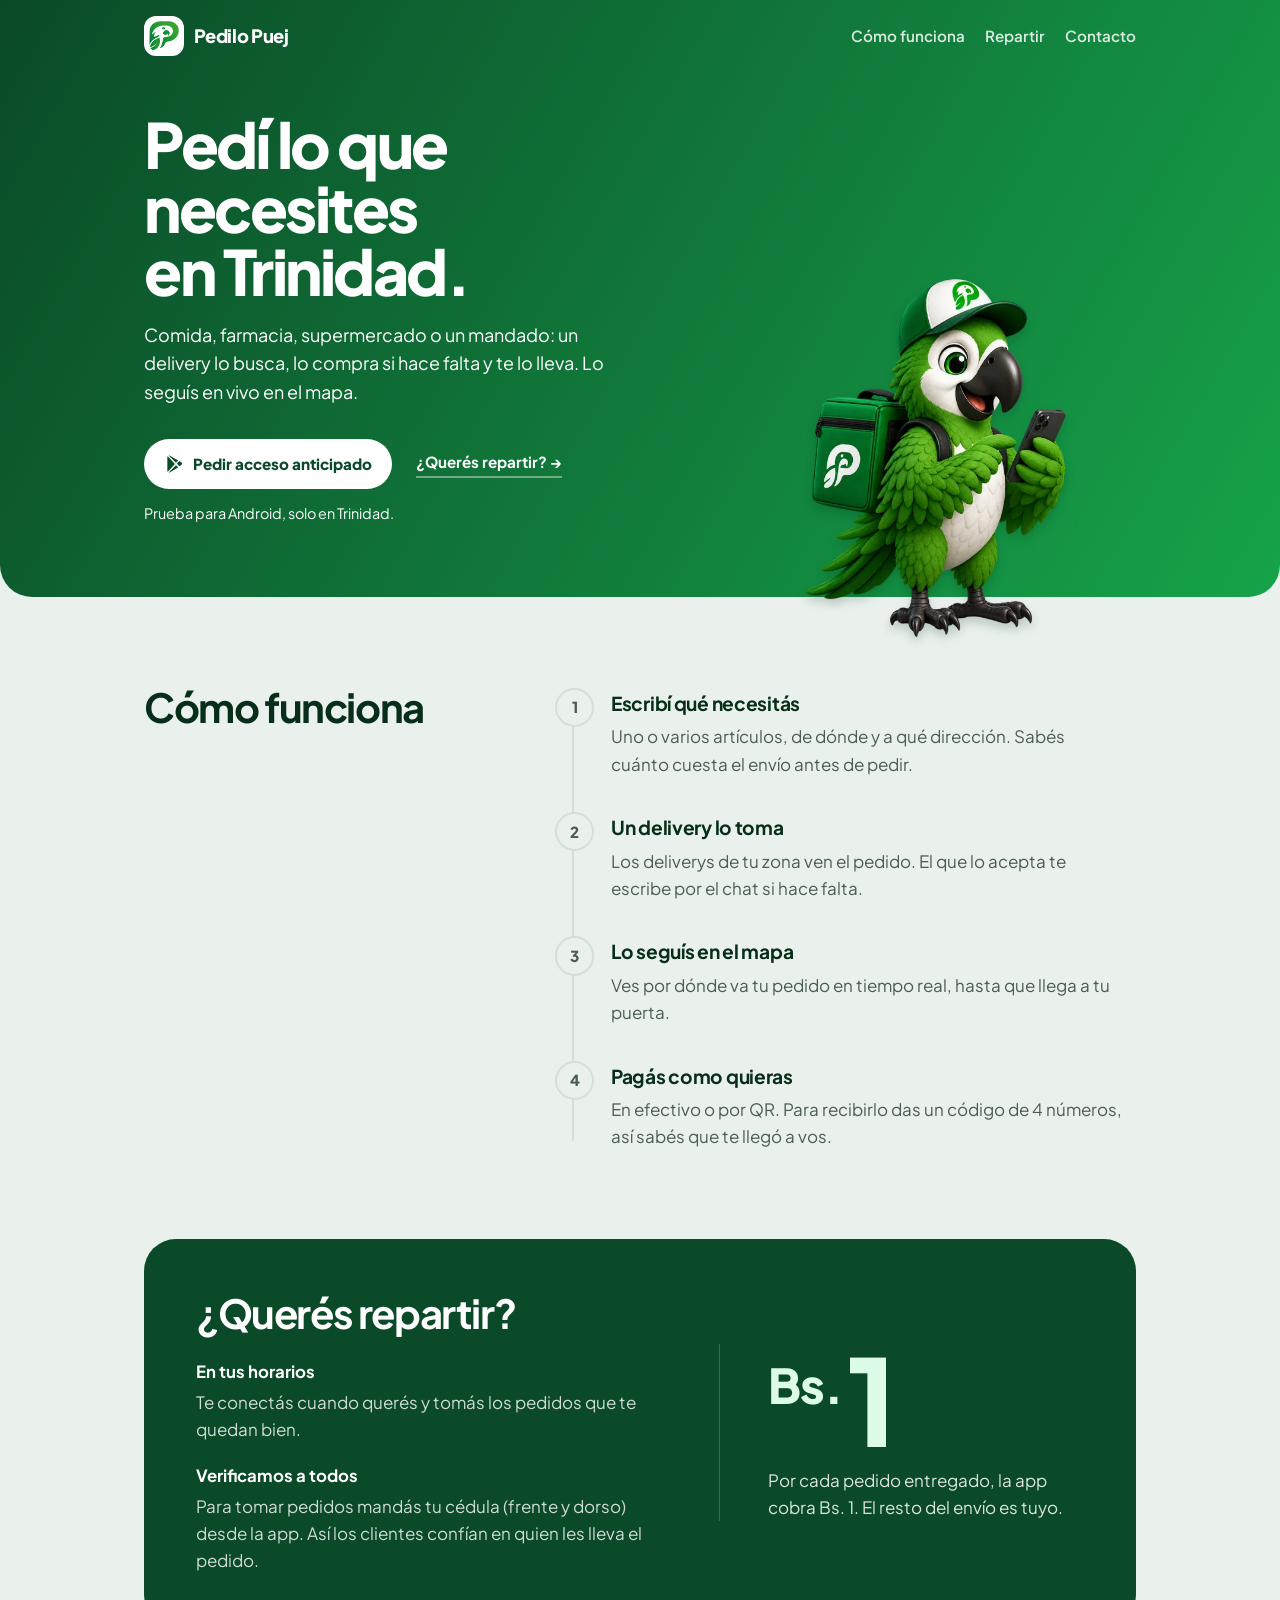
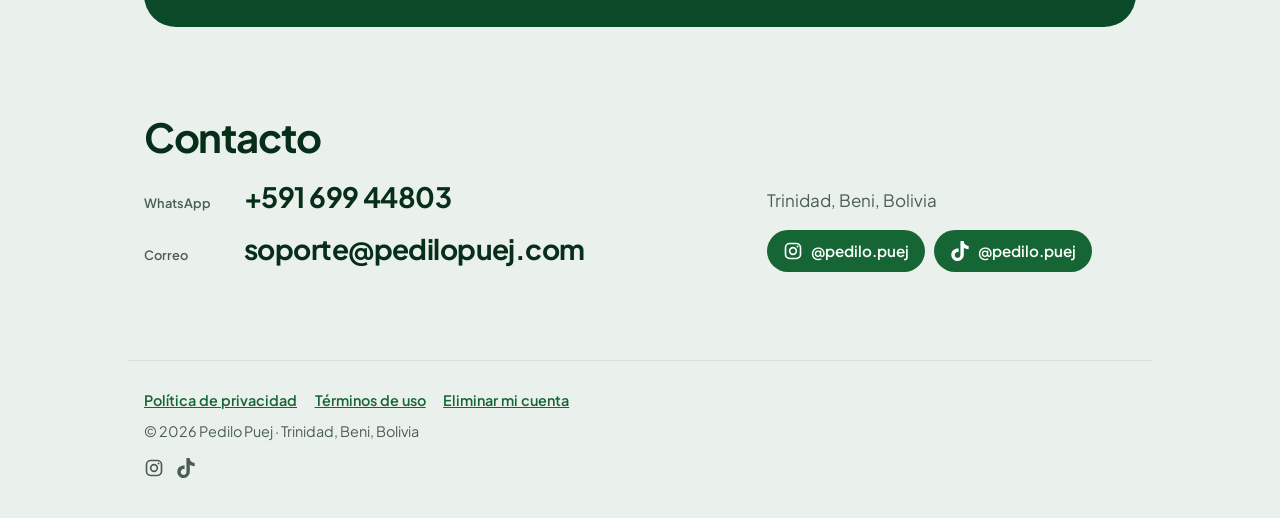
<file: index.html>
<!doctype html>
<html lang="es">
<head>
  <meta charset="utf-8">
  <meta name="viewport" content="width=device-width, initial-scale=1">
  <title>Pedilo Puej · Delivery y mandados en Trinidad</title>
  <meta name="description" content="Pedilo Puej: pedí lo que necesites en Trinidad, Beni, y seguí a tu delivery en vivo. Comida, farmacia, supermercado y mandados.">
  <link rel="icon" href="/assets/favicon.png">
  <link rel="preconnect" href="https://fonts.googleapis.com">
  <link rel="preconnect" href="https://fonts.gstatic.com" crossorigin>
  <link rel="stylesheet" href="https://fonts.googleapis.com/css2?family=Plus+Jakarta+Sans:wght@400;600;700;800&display=swap">
  <link rel="stylesheet" href="/assets/styles.css?v=3">
  <script>document.documentElement.classList.add("js");</script>
</head>
<body>
  <header class="top">
    <div class="wrap">
      <nav class="nav">
        <a class="brand" href="/"><img src="/assets/logo.png" alt="" width="40" height="40">Pedilo Puej</a>
        <div class="nav-links">
          <a class="hide-sm" href="#como-funciona">Cómo funciona</a>
          <a href="#repartir">Repartir</a>
          <a href="#contacto">Contacto</a>
        </div>
      </nav>
      <div class="hero">
        <div class="hero-copy">
          <h1>Pedí lo que necesites en Trinidad.</h1>
          <p>Comida, farmacia, supermercado o un mandado: un delivery lo busca, lo compra si hace falta y te lo lleva. Lo seguís en vivo en el mapa.</p>
          <div class="hero-meta">
            <a class="access" href="https://forms.gle/LLeDoTN29EAHFGCw7" target="_blank" rel="noopener"><svg viewBox="0 0 24 24" width="20" height="20" aria-hidden="true" fill="currentColor"><path d="M4.5 2.8c-.3.3-.5.8-.5 1.4v15.6c0 .6.2 1.1.5 1.4l8.6-9.2-8.6-9.2zm9.9 7.8 2.6-2.8L6.6 1.9c-.4-.2-.8-.3-1.1-.2l8.9 8.9zm0 2.8-8.9 8.9c.3.1.7 0 1.1-.2l10.4-5.9-2.6-2.8zm6.4-3.6-2.4-1.4-2.9 3.1 2.9 3.1 2.4-1.4c1-.6 1-2.8 0-3.4z"/></svg>Pedir acceso anticipado</a>
            <a class="link-arrow" href="#repartir">¿Querés repartir? <span aria-hidden="true">→</span></a>
          </div>
          <p class="access-note">Prueba para Android, solo en Trinidad.</p>
        </div>
        <div class="hero-art">
          <img src="/assets/loro.webp" alt="El loro de Pedilo Puej con gorra y mochila de delivery, mirando su celular" width="320" height="320">
        </div>
      </div>
    </div>
  </header>

  <main class="wrap">
    <section id="como-funciona" class="how">
      <h2>Cómo funciona</h2>
      <ol class="flow">
        <li>
          <h3>Escribí qué necesitás</h3>
          <p>Uno o varios artículos, de dónde y a qué dirección. Sabés cuánto cuesta el envío antes de pedir.</p>
        </li>
        <li>
          <h3>Un delivery lo toma</h3>
          <p>Los deliverys de tu zona ven el pedido. El que lo acepta te escribe por el chat si hace falta.</p>
        </li>
        <li>
          <h3>Lo seguís en el mapa</h3>
          <p>Ves por dónde va tu pedido en tiempo real, hasta que llega a tu puerta.</p>
        </li>
        <li>
          <h3>Pagás como quieras</h3>
          <p>En efectivo o por QR. Para recibirlo das un código de 4 números, así sabés que te llegó a vos.</p>
        </li>
      </ol>
    </section>

    <section id="repartir" class="ride reveal">
      <div>
        <h2>¿Querés repartir?</h2>
        <div class="ride-points">
          <div>
            <h3>En tus horarios</h3>
            <p>Te conectás cuando querés y tomás los pedidos que te quedan bien.</p>
          </div>
          <div>
            <h3>Verificamos a todos</h3>
            <p>Para tomar pedidos mandás tu cédula (frente y dorso) desde la app. Así los clientes confían en quien les lleva el pedido.</p>
          </div>
        </div>
      </div>
      <div class="fee">
        <span class="fee-n"><small>Bs.</small>1</span>
        <p>Por cada pedido entregado, la app cobra Bs. 1. El resto del envío es tuyo.</p>
      </div>
    </section>

    <section id="contacto" class="reveal">
      <h2>Contacto</h2>
      <div class="reach">
        <div class="reach-links">
          <a href="https://wa.me/59169944803"><small>WhatsApp</small>+591 699 44803</a>
          <a href="mailto:soporte@pedilopuej.com"><small>Correo</small>soporte@pedilopuej.com</a>
        </div>
        <div class="reach-aside">
          <p>Trinidad, Beni, Bolivia</p>
          <div class="social">
            <a href="https://www.instagram.com/pedilo.puej/" target="_blank" rel="noopener" aria-label="@pedilo.puej en Instagram"><svg viewBox="0 0 24 24" width="20" height="20" aria-hidden="true" fill="none" stroke="currentColor" stroke-width="2"><rect x="3" y="3" width="18" height="18" rx="5"/><circle cx="12" cy="12" r="4"/><circle cx="17.5" cy="6.5" r="1.2" fill="currentColor" stroke="none"/></svg>@pedilo.puej</a>
            <a href="https://www.tiktok.com/@pedilo.puej" target="_blank" rel="noopener" aria-label="@pedilo.puej en TikTok"><svg viewBox="0 0 24 24" width="20" height="20" aria-hidden="true" fill="currentColor"><path d="M12.525.02c1.31-.02 2.61-.01 3.91-.02.08 1.53.63 3.09 1.75 4.17 1.12 1.11 2.7 1.62 4.24 1.79v4.03c-1.44-.05-2.89-.35-4.2-.97-.57-.26-1.1-.59-1.62-.93-.01 2.92.01 5.84-.02 8.75-.08 1.4-.54 2.79-1.35 3.94-1.31 1.92-3.58 3.17-5.91 3.21-1.43.08-2.86-.31-4.08-1.030-2.02-1.19-3.44-3.37-3.65-5.71-.02-.5-.03-1-.01-1.49.18-1.9 1.12-3.72 2.58-4.96 1.66-1.44 3.98-2.130 6.15-1.72.02 1.48-.04 2.96-.04 4.44-.99-.32-2.15-.23-3.02.37-.63.41-1.11 1.04-1.36 1.75-.21.51-.15 1.07-.14 1.61.24 1.64 1.82 3.02 3.5 2.87 1.12-.01 2.19-.66 2.77-1.61.19-.33.4-.67.41-1.06.1-1.79.06-3.57.07-5.36.01-4.03-.01-8.05.02-12.07z"/></svg>@pedilo.puej</a>
          </div>
        </div>
      </div>
    </section>
  </main>

  <footer class="wrap">
    <div class="links">
      <a href="/privacidad/">Política de privacidad</a>
      <a href="/terminos/">Términos de uso</a>
      <a href="/eliminar-cuenta/">Eliminar mi cuenta</a>
    </div>
    <div>© 2026 Pedilo Puej · Trinidad, Beni, Bolivia</div>
    <div class="footer-social">
      <a href="https://www.instagram.com/pedilo.puej/" target="_blank" rel="noopener" aria-label="Instagram de Pedilo Puej"><svg viewBox="0 0 24 24" width="20" height="20" aria-hidden="true" fill="none" stroke="currentColor" stroke-width="2"><rect x="3" y="3" width="18" height="18" rx="5"/><circle cx="12" cy="12" r="4"/><circle cx="17.5" cy="6.5" r="1.2" fill="currentColor" stroke="none"/></svg></a>
      <a href="https://www.tiktok.com/@pedilo.puej" target="_blank" rel="noopener" aria-label="TikTok de Pedilo Puej"><svg viewBox="0 0 24 24" width="20" height="20" aria-hidden="true" fill="currentColor"><path d="M12.525.02c1.31-.02 2.61-.01 3.91-.02.08 1.53.63 3.09 1.75 4.17 1.12 1.11 2.7 1.62 4.24 1.79v4.03c-1.44-.05-2.89-.35-4.2-.97-.57-.26-1.1-.59-1.62-.93-.01 2.92.01 5.84-.02 8.75-.08 1.4-.54 2.79-1.35 3.94-1.31 1.92-3.58 3.17-5.91 3.21-1.43.08-2.86-.31-4.08-1.030-2.02-1.19-3.44-3.37-3.65-5.71-.02-.5-.03-1-.01-1.49.18-1.9 1.12-3.72 2.58-4.96 1.66-1.44 3.98-2.130 6.15-1.72.02 1.48-.04 2.96-.04 4.44-.99-.32-2.15-.23-3.02.37-.63.41-1.11 1.04-1.36 1.75-.21.51-.15 1.07-.14 1.61.24 1.64 1.82 3.02 3.5 2.87 1.12-.01 2.19-.66 2.77-1.61.19-.33.4-.67.41-1.06.1-1.79.06-3.57.07-5.36.01-4.03-.01-8.05.02-12.07z"/></svg></a>
    </div>
  </footer>
  <script>
    // Aparición de secciones al hacer scroll.
    var items = document.querySelectorAll(".reveal");
    if ("IntersectionObserver" in window) {
      var io = new IntersectionObserver(function (entries) {
        entries.forEach(function (e) {
          if (e.isIntersecting) { e.target.classList.add("in"); io.unobserve(e.target); }
        });
      }, { threshold: 0.2 });
      items.forEach(function (el) { io.observe(el); });
    } else {
      items.forEach(function (el) { el.classList.add("in"); });
    }

    // La línea de "Cómo funciona" avanza con el scroll y marca cada paso.
    var flow = document.querySelector(".flow");
    var steps = flow.querySelectorAll("li");
    var ticking = false;
    function update() {
      var mark = window.innerHeight * 0.6;
      var r = flow.getBoundingClientRect();
      var p = Math.min(1, Math.max(0, (mark - r.top) / r.height));
      flow.style.setProperty("--progress", p.toFixed(3));
      steps.forEach(function (li) { li.classList.toggle("done", li.getBoundingClientRect().top < mark); });
      ticking = false;
    }
    window.addEventListener("scroll", function () {
      if (!ticking) { ticking = true; requestAnimationFrame(update); }
    }, { passive: true });
    update();
  </script>
</body>
</html>
</file>
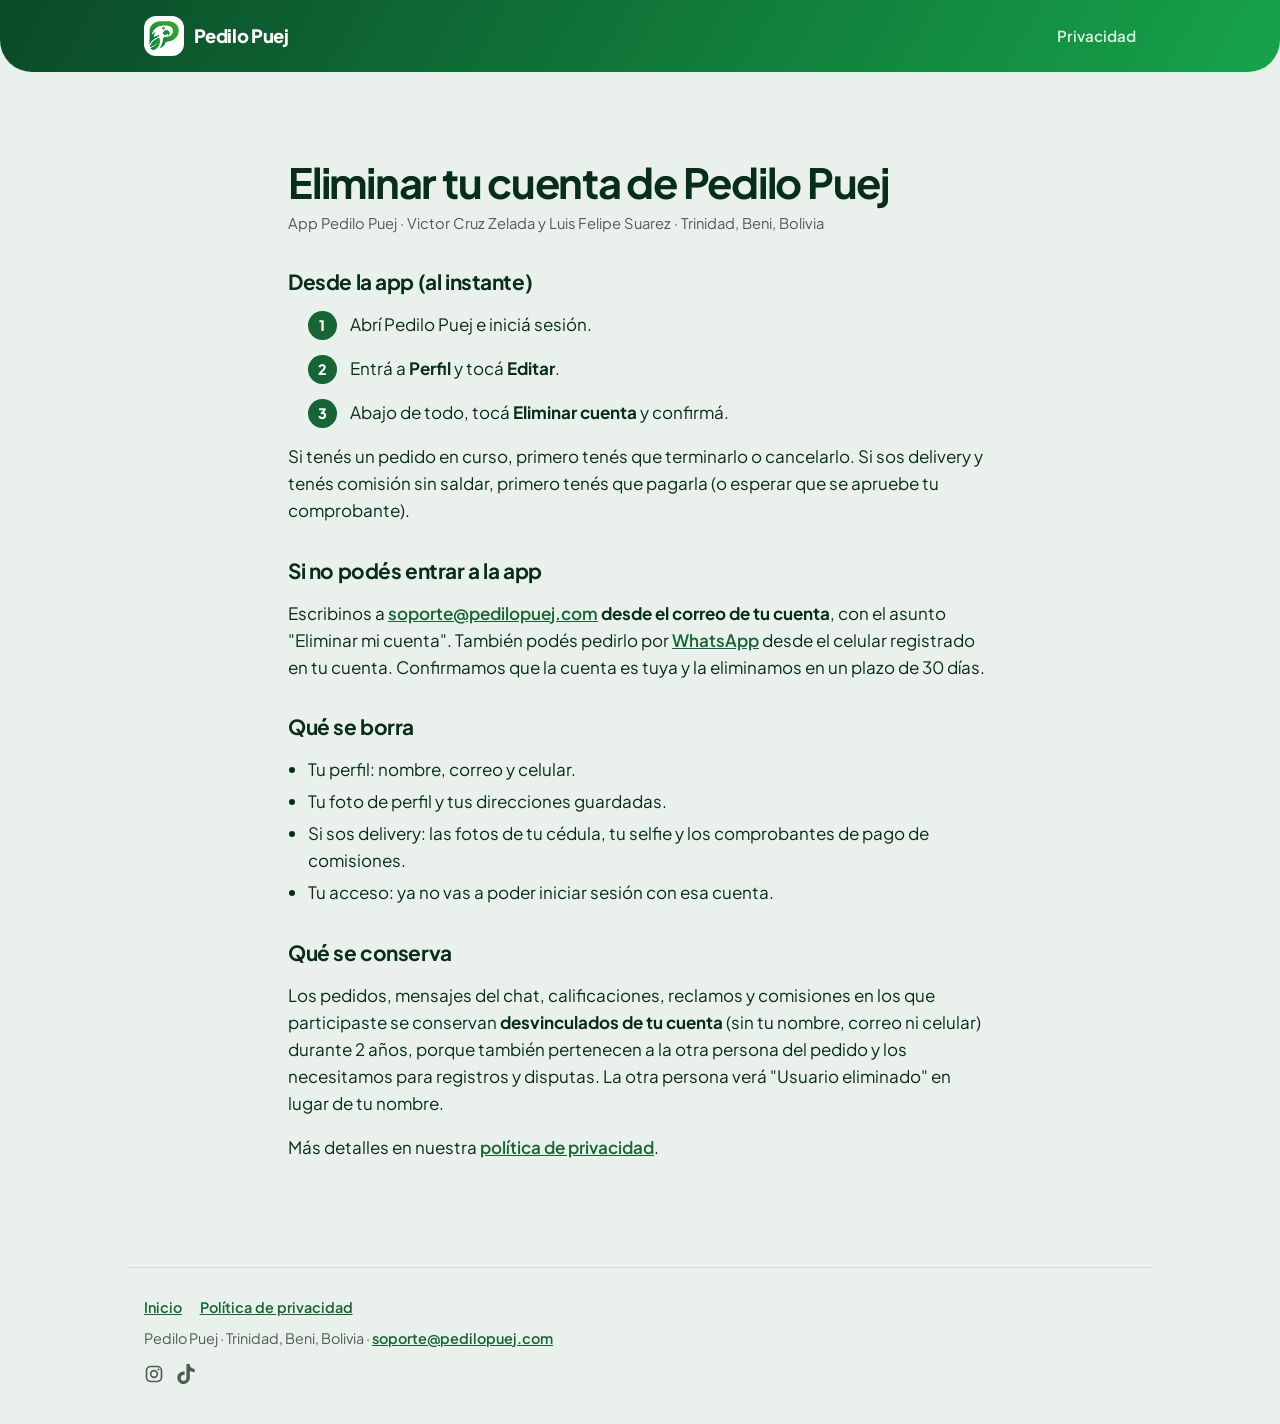
<file: eliminar-cuenta/index.html>
<!doctype html>
<html lang="es">
<head>
  <meta charset="utf-8">
  <meta name="viewport" content="width=device-width, initial-scale=1">
  <title>Eliminar tu cuenta · Pedilo Puej</title>
  <meta name="description" content="Cómo eliminar tu cuenta de Pedilo Puej y qué datos se borran.">
  <link rel="icon" href="/assets/favicon.png">
  <link rel="preconnect" href="https://fonts.googleapis.com">
  <link rel="preconnect" href="https://fonts.gstatic.com" crossorigin>
  <link rel="stylesheet" href="https://fonts.googleapis.com/css2?family=Plus+Jakarta+Sans:wght@400;600;700;800&display=swap">
  <link rel="stylesheet" href="/assets/styles.css?v=3">
</head>
<body>
  <header class="top">
    <div class="wrap">
      <nav class="nav">
        <a class="brand" href="/"><img src="/assets/logo.png" alt="" width="40" height="40">Pedilo Puej</a>
        <div class="nav-links">
          <a href="/privacidad/">Privacidad</a>
        </div>
      </nav>
    </div>
  </header>

  <main class="wrap">
    <article class="doc">
      <h1>Eliminar tu cuenta de Pedilo Puej</h1>
      <p class="meta">App Pedilo Puej · Victor Cruz Zelada y Luis Felipe Suarez · Trinidad, Beni, Bolivia</p>

      <h2>Desde la app (al instante)</h2>
      <ol class="steps">
        <li>Abrí Pedilo Puej e iniciá sesión.</li>
        <li>Entrá a <strong>Perfil</strong> y tocá <strong>Editar</strong>.</li>
        <li>Abajo de todo, tocá <strong>Eliminar cuenta</strong> y confirmá.</li>
      </ol>
      <p>Si tenés un pedido en curso, primero tenés que terminarlo o cancelarlo. Si sos delivery y tenés comisión sin saldar, primero tenés que pagarla (o esperar que se apruebe tu comprobante).</p>

      <h2>Si no podés entrar a la app</h2>
      <p>Escribinos a <a href="mailto:soporte@pedilopuej.com?subject=Eliminar%20mi%20cuenta">soporte@pedilopuej.com</a> <strong>desde el correo de tu cuenta</strong>, con el asunto "Eliminar mi cuenta". También podés pedirlo por <a href="https://wa.me/59169944803?text=Hola%2C%20quiero%20eliminar%20mi%20cuenta%20de%20Pedilo%20Puej.%20Mi%20correo%20es%3A%20">WhatsApp</a> desde el celular registrado en tu cuenta. Confirmamos que la cuenta es tuya y la eliminamos en un plazo de 30 días.</p>

      <h2>Qué se borra</h2>
      <ul>
        <li>Tu perfil: nombre, correo y celular.</li>
        <li>Tu foto de perfil y tus direcciones guardadas.</li>
        <li>Si sos delivery: las fotos de tu cédula, tu selfie y los comprobantes de pago de comisiones.</li>
        <li>Tu acceso: ya no vas a poder iniciar sesión con esa cuenta.</li>
      </ul>

      <h2>Qué se conserva</h2>
      <p>Los pedidos, mensajes del chat, calificaciones, reclamos y comisiones en los que participaste se conservan <strong>desvinculados de tu cuenta</strong> (sin tu nombre, correo ni celular) durante 2 años, porque también pertenecen a la otra persona del pedido y los necesitamos para registros y disputas. La otra persona verá "Usuario eliminado" en lugar de tu nombre.</p>
      <p>Más detalles en nuestra <a href="/privacidad/">política de privacidad</a>.</p>
    </article>
  </main>

  <footer class="wrap">
    <div class="links">
      <a href="/">Inicio</a>
      <a href="/privacidad/">Política de privacidad</a>
    </div>
    <div>Pedilo Puej · Trinidad, Beni, Bolivia · <a href="mailto:soporte@pedilopuej.com">soporte@pedilopuej.com</a></div>
    <div class="footer-social">
      <a href="https://www.instagram.com/pedilo.puej/" target="_blank" rel="noopener" aria-label="Instagram de Pedilo Puej"><svg viewBox="0 0 24 24" width="20" height="20" aria-hidden="true" fill="none" stroke="currentColor" stroke-width="2"><rect x="3" y="3" width="18" height="18" rx="5"/><circle cx="12" cy="12" r="4"/><circle cx="17.5" cy="6.5" r="1.2" fill="currentColor" stroke="none"/></svg></a>
      <a href="https://www.tiktok.com/@pedilo.puej" target="_blank" rel="noopener" aria-label="TikTok de Pedilo Puej"><svg viewBox="0 0 24 24" width="20" height="20" aria-hidden="true" fill="currentColor"><path d="M12.525.02c1.31-.02 2.61-.01 3.91-.02.08 1.53.63 3.09 1.75 4.17 1.12 1.11 2.7 1.62 4.24 1.79v4.03c-1.44-.05-2.89-.35-4.2-.97-.57-.26-1.1-.59-1.62-.93-.01 2.92.01 5.84-.02 8.75-.08 1.4-.54 2.79-1.35 3.94-1.31 1.92-3.58 3.17-5.91 3.21-1.43.08-2.86-.31-4.08-1.030-2.02-1.19-3.44-3.37-3.65-5.71-.02-.5-.03-1-.01-1.49.18-1.9 1.12-3.72 2.58-4.96 1.66-1.44 3.98-2.130 6.15-1.72.02 1.48-.04 2.96-.04 4.44-.99-.32-2.15-.23-3.02.37-.63.41-1.11 1.04-1.36 1.75-.21.51-.15 1.07-.14 1.61.24 1.64 1.82 3.02 3.5 2.87 1.12-.01 2.19-.66 2.77-1.61.19-.33.4-.67.41-1.06.1-1.79.06-3.57.07-5.36.01-4.03-.01-8.05.02-12.07z"/></svg></a>
    </div>
  </footer>
</body>
</html>
</file>
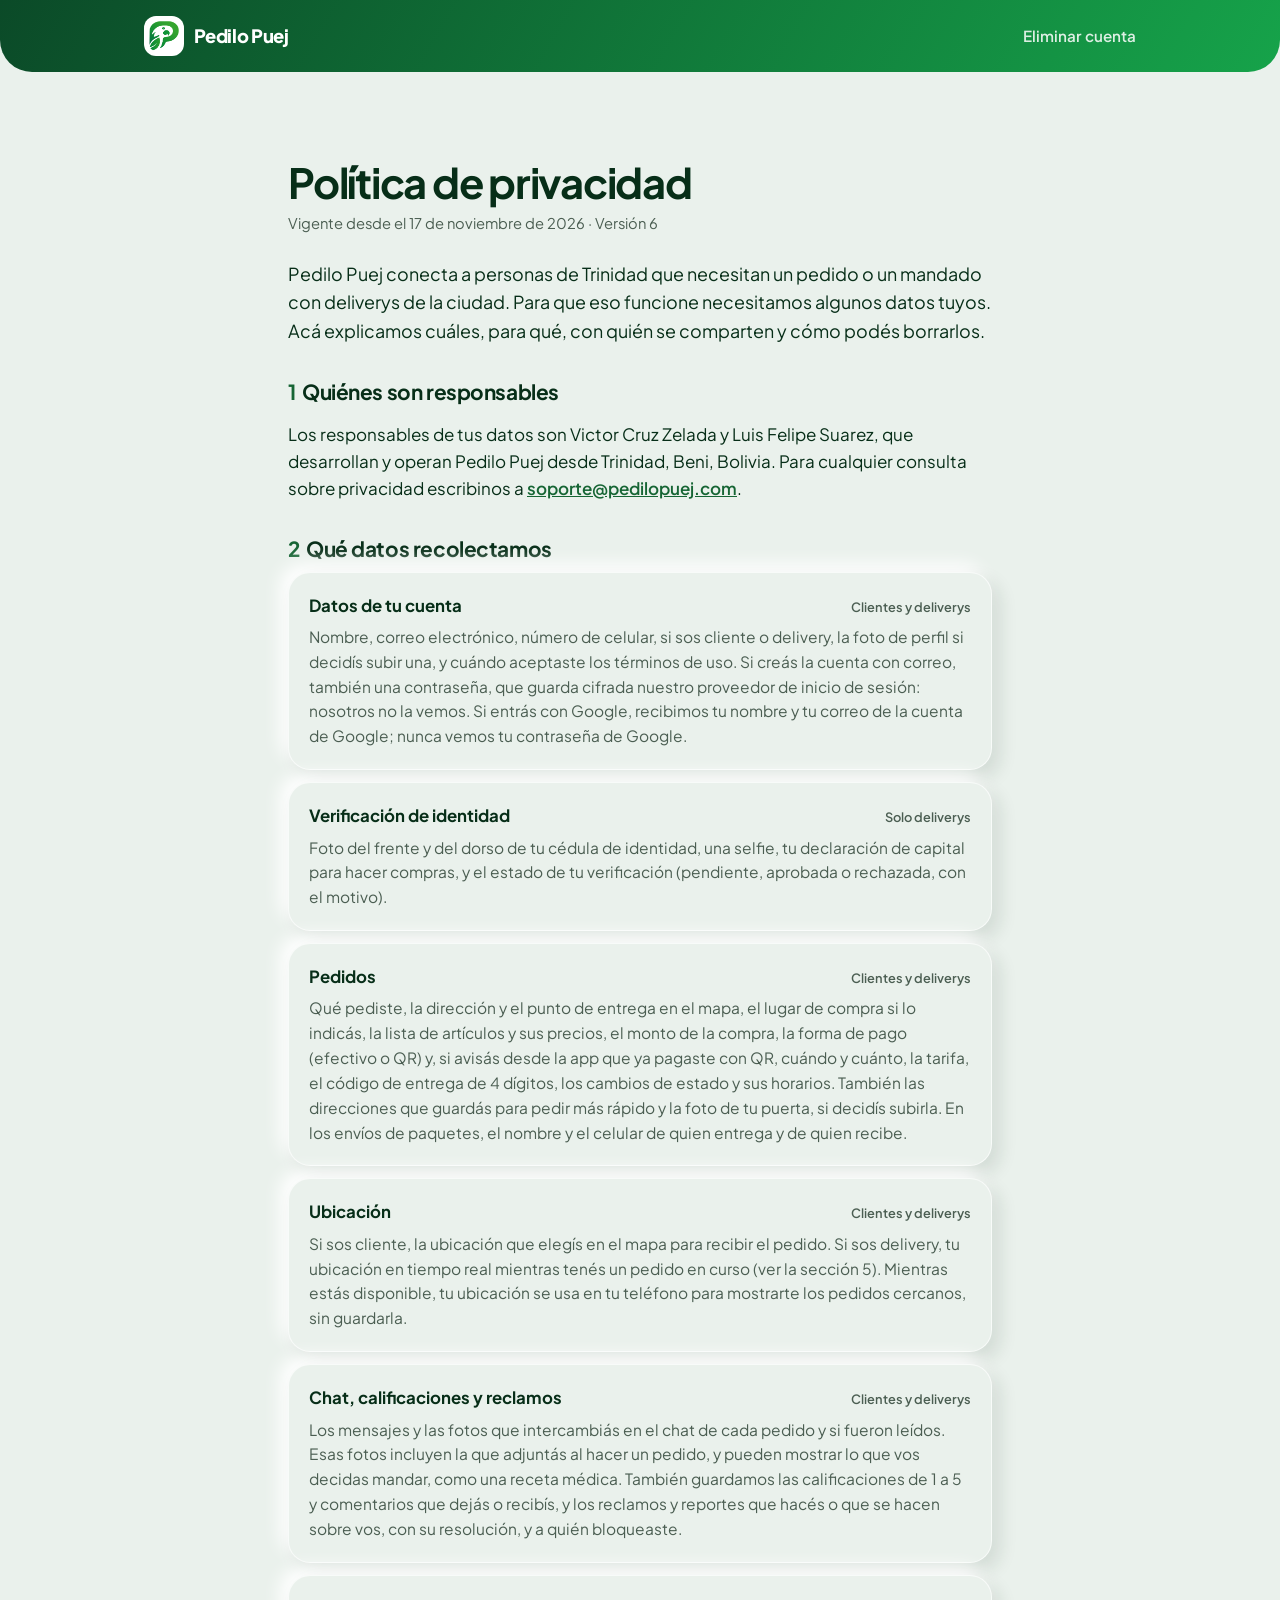
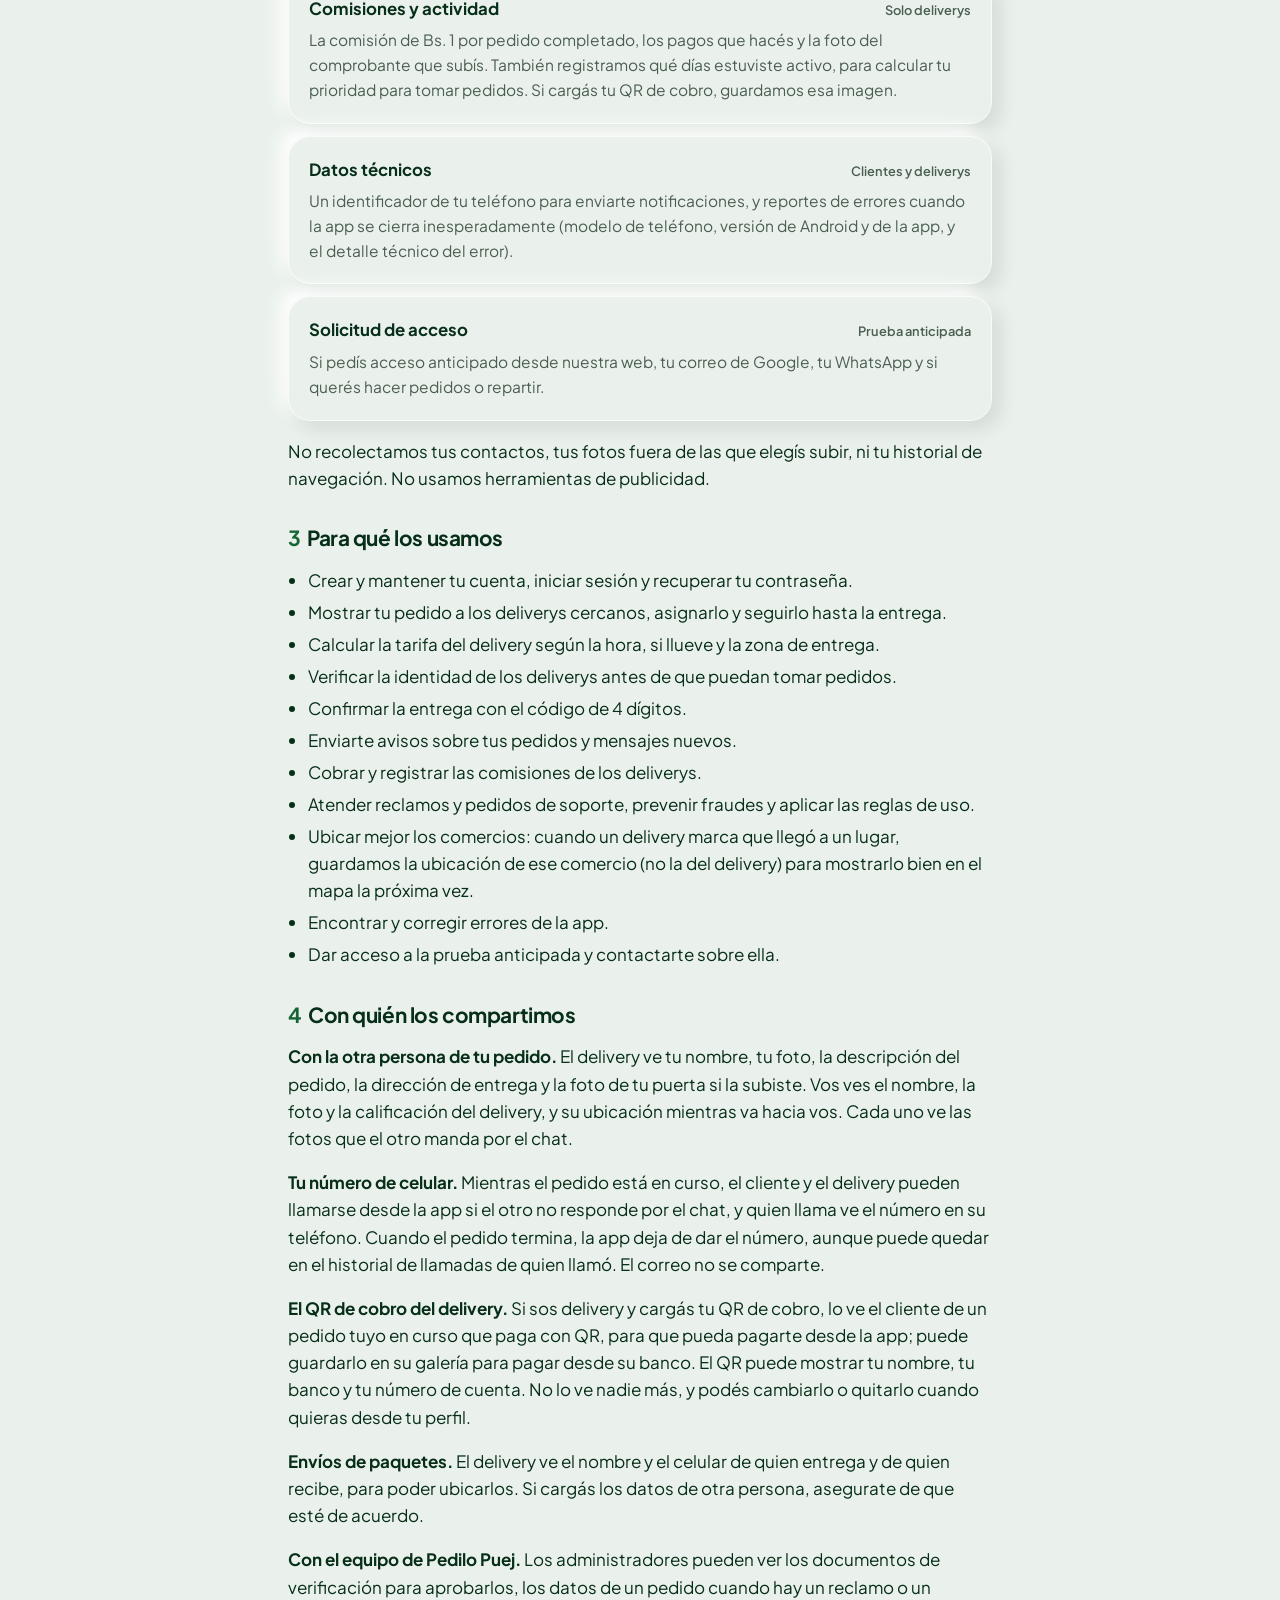
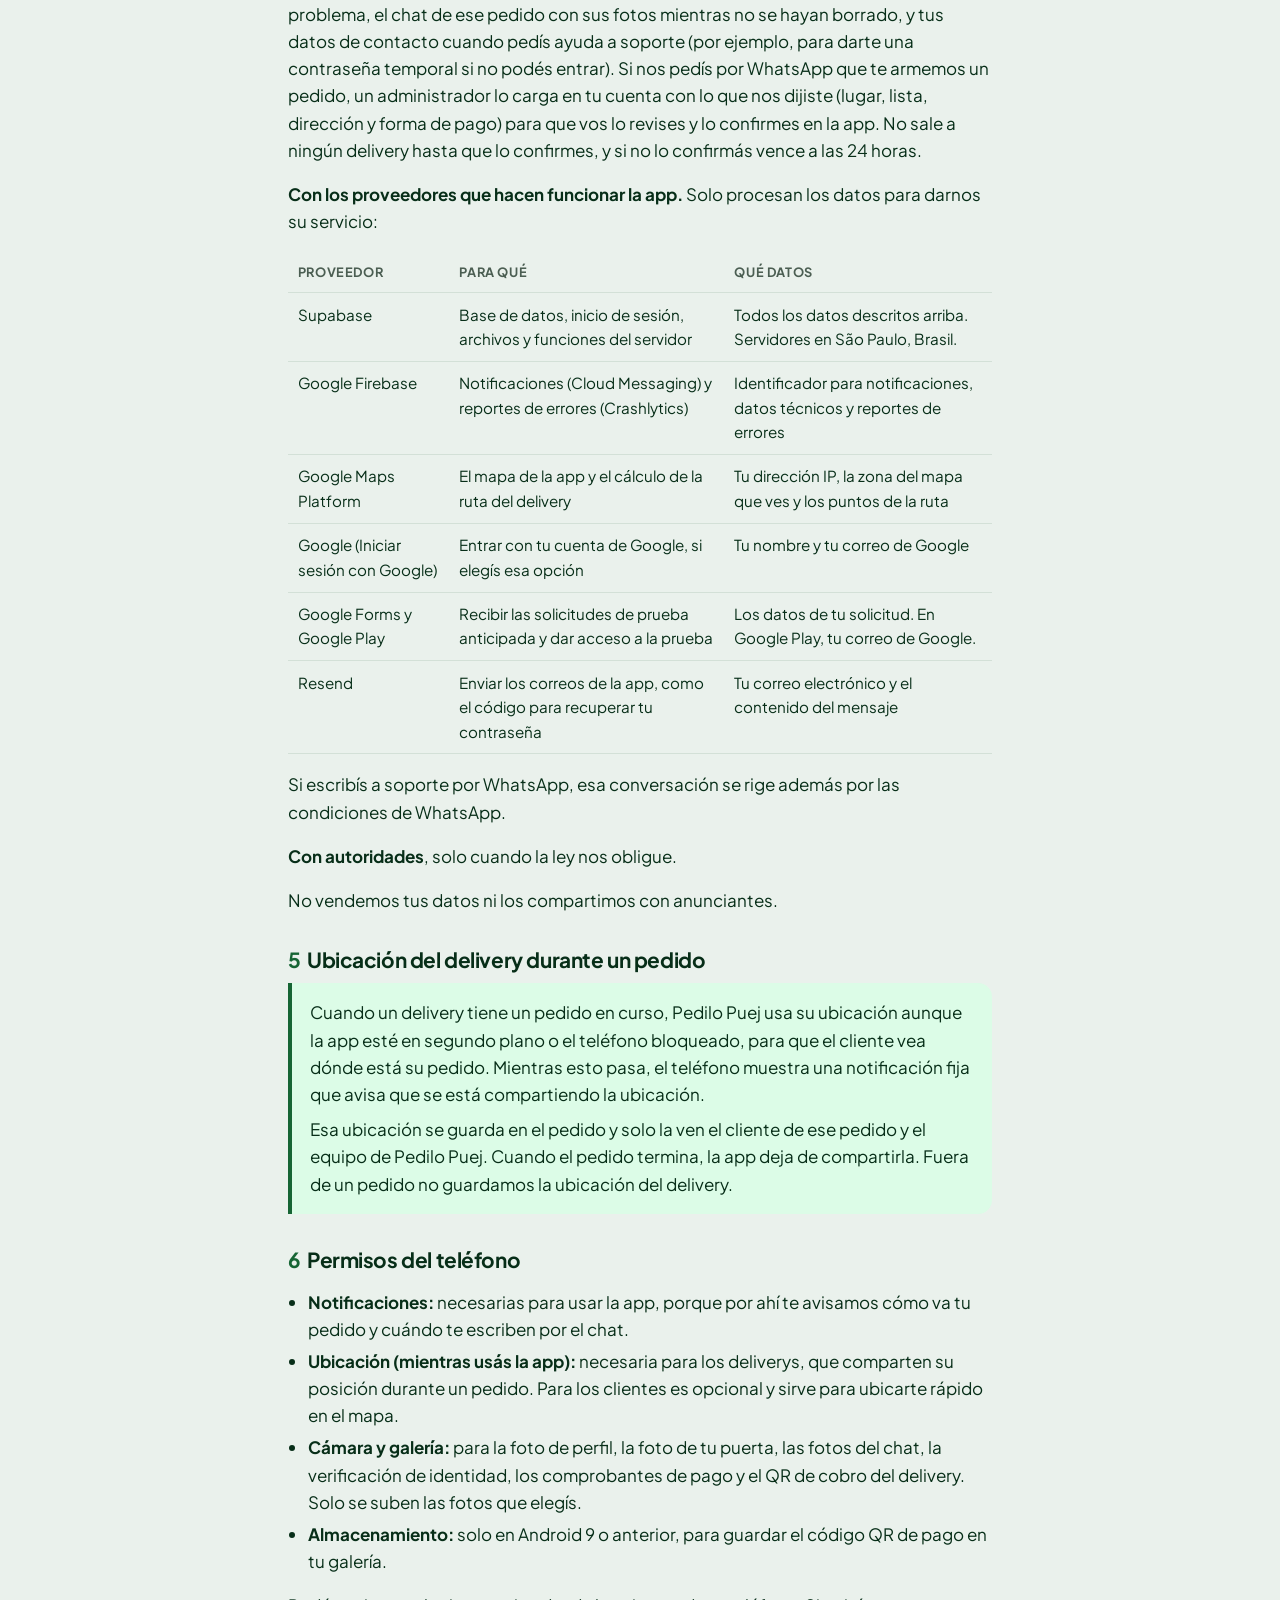
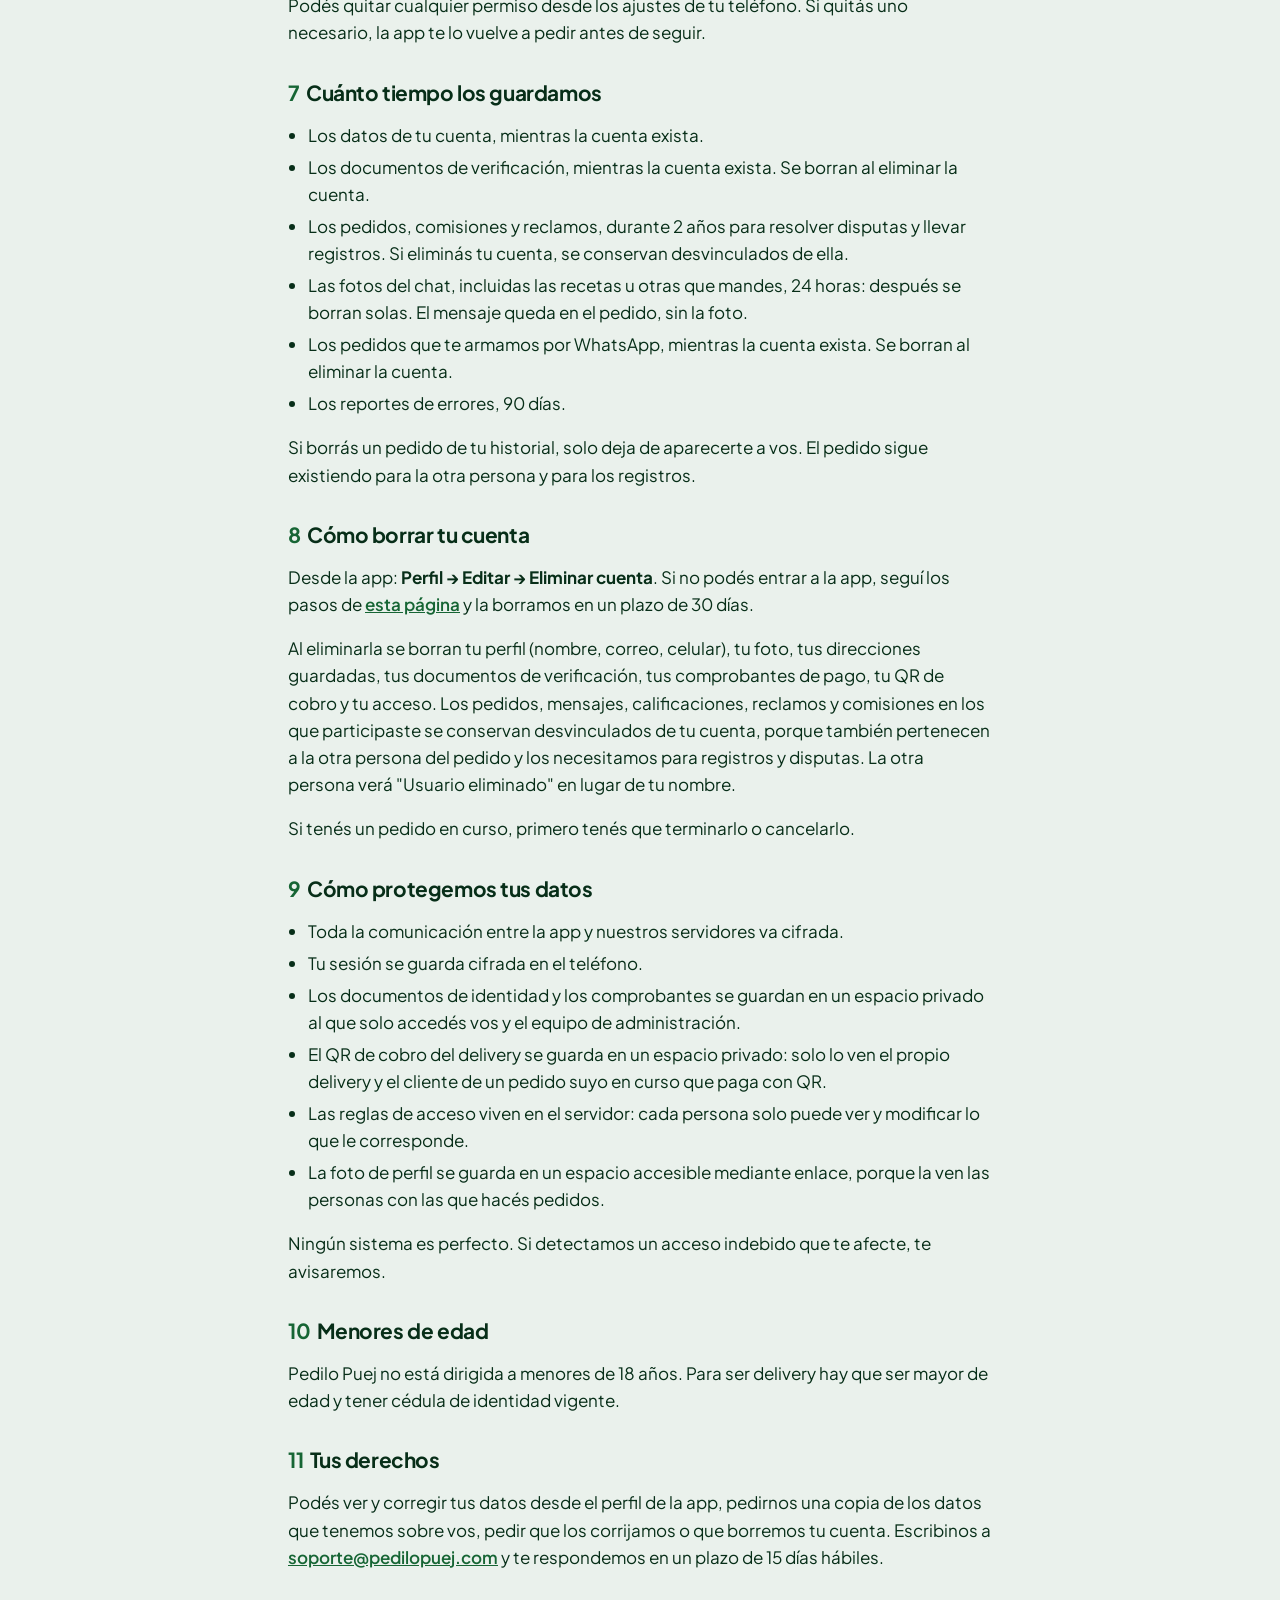
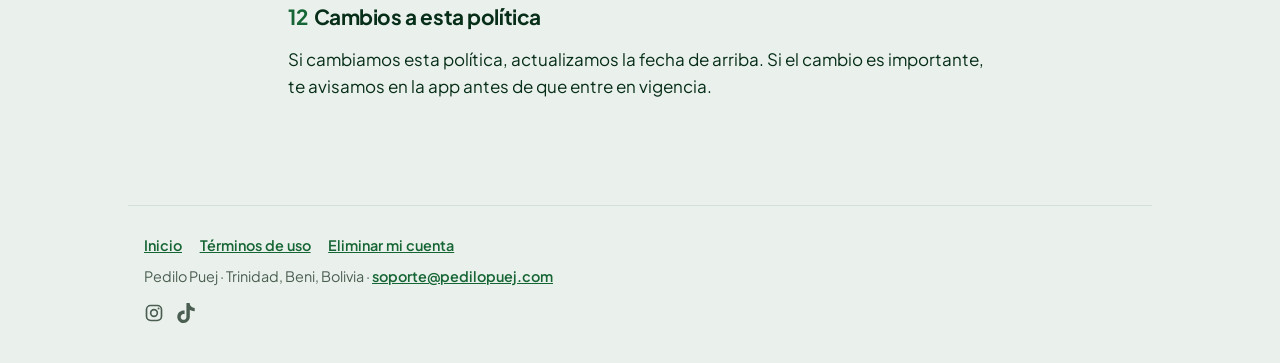
<file: privacidad/index.html>
<!doctype html>
<html lang="es">
<head>
  <meta charset="utf-8">
  <meta name="viewport" content="width=device-width, initial-scale=1">
  <title>Política de privacidad · Pedilo Puej</title>
  <meta name="description" content="Qué datos recolecta Pedilo Puej, para qué los usa, con quién los comparte y cómo borrarlos.">
  <link rel="icon" href="/assets/favicon.png">
  <link rel="preconnect" href="https://fonts.googleapis.com">
  <link rel="preconnect" href="https://fonts.gstatic.com" crossorigin>
  <link rel="stylesheet" href="https://fonts.googleapis.com/css2?family=Plus+Jakarta+Sans:wght@400;600;700;800&display=swap">
  <link rel="stylesheet" href="/assets/styles.css?v=3">
</head>
<body>
  <header class="top">
    <div class="wrap">
      <nav class="nav">
        <a class="brand" href="/"><img src="/assets/logo.png" alt="" width="40" height="40">Pedilo Puej</a>
        <div class="nav-links">
          <a href="/eliminar-cuenta/">Eliminar cuenta</a>
        </div>
      </nav>
    </div>
  </header>

  <main class="wrap">
    <article class="doc">
      <h1>Política de privacidad</h1>
      <p class="meta">Vigente desde el 17 de noviembre de 2026 · Versión 6</p>

      <p class="lead">Pedilo Puej conecta a personas de Trinidad que necesitan un pedido o un mandado con deliverys de la ciudad. Para que eso funcione necesitamos algunos datos tuyos. Acá explicamos cuáles, para qué, con quién se comparten y cómo podés borrarlos.</p>

      <h2><span class="n">1</span>Quiénes son responsables</h2>
      <p>Los responsables de tus datos son Victor Cruz Zelada y Luis Felipe Suarez, que desarrollan y operan Pedilo Puej desde Trinidad, Beni, Bolivia. Para cualquier consulta sobre privacidad escribinos a <a href="mailto:soporte@pedilopuej.com">soporte@pedilopuej.com</a>.</p>

      <h2><span class="n">2</span>Qué datos recolectamos</h2>
      <div class="data">
        <div class="card">
          <span class="who">Clientes y deliverys</span>
          <h3>Datos de tu cuenta</h3>
          <p>Nombre, correo electrónico, número de celular, si sos cliente o delivery, la foto de perfil si decidís subir una, y cuándo aceptaste los términos de uso. Si creás la cuenta con correo, también una contraseña, que guarda cifrada nuestro proveedor de inicio de sesión: nosotros no la vemos. Si entrás con Google, recibimos tu nombre y tu correo de la cuenta de Google; nunca vemos tu contraseña de Google.</p>
        </div>
        <div class="card">
          <span class="who">Solo deliverys</span>
          <h3>Verificación de identidad</h3>
          <p>Foto del frente y del dorso de tu cédula de identidad, una selfie, tu declaración de capital para hacer compras, y el estado de tu verificación (pendiente, aprobada o rechazada, con el motivo).</p>
        </div>
        <div class="card">
          <span class="who">Clientes y deliverys</span>
          <h3>Pedidos</h3>
          <p>Qué pediste, la dirección y el punto de entrega en el mapa, el lugar de compra si lo indicás, la lista de artículos y sus precios, el monto de la compra, la forma de pago (efectivo o QR) y, si avisás desde la app que ya pagaste con QR, cuándo y cuánto, la tarifa, el código de entrega de 4 dígitos, los cambios de estado y sus horarios. También las direcciones que guardás para pedir más rápido y la foto de tu puerta, si decidís subirla. En los envíos de paquetes, el nombre y el celular de quien entrega y de quien recibe.</p>
        </div>
        <div class="card">
          <span class="who">Clientes y deliverys</span>
          <h3>Ubicación</h3>
          <p>Si sos cliente, la ubicación que elegís en el mapa para recibir el pedido. Si sos delivery, tu ubicación en tiempo real mientras tenés un pedido en curso (ver la sección 5). Mientras estás disponible, tu ubicación se usa en tu teléfono para mostrarte los pedidos cercanos, sin guardarla.</p>
        </div>
        <div class="card">
          <span class="who">Clientes y deliverys</span>
          <h3>Chat, calificaciones y reclamos</h3>
          <p>Los mensajes y las fotos que intercambiás en el chat de cada pedido y si fueron leídos. Esas fotos incluyen la que adjuntás al hacer un pedido, y pueden mostrar lo que vos decidas mandar, como una receta médica. También guardamos las calificaciones de 1 a 5 y comentarios que dejás o recibís, y los reclamos y reportes que hacés o que se hacen sobre vos, con su resolución, y a quién bloqueaste.</p>
        </div>
        <div class="card">
          <span class="who">Solo deliverys</span>
          <h3>Comisiones y actividad</h3>
          <p>La comisión de Bs. 1 por pedido completado, los pagos que hacés y la foto del comprobante que subís. También registramos qué días estuviste activo, para calcular tu prioridad para tomar pedidos. Si cargás tu QR de cobro, guardamos esa imagen.</p>
        </div>
        <div class="card">
          <span class="who">Clientes y deliverys</span>
          <h3>Datos técnicos</h3>
          <p>Un identificador de tu teléfono para enviarte notificaciones, y reportes de errores cuando la app se cierra inesperadamente (modelo de teléfono, versión de Android y de la app, y el detalle técnico del error).</p>
        </div>
        <div class="card">
          <span class="who">Prueba anticipada</span>
          <h3>Solicitud de acceso</h3>
          <p>Si pedís acceso anticipado desde nuestra web, tu correo de Google, tu WhatsApp y si querés hacer pedidos o repartir.</p>
        </div>
      </div>
      <p>No recolectamos tus contactos, tus fotos fuera de las que elegís subir, ni tu historial de navegación. No usamos herramientas de publicidad.</p>

      <h2><span class="n">3</span>Para qué los usamos</h2>
      <ul>
        <li>Crear y mantener tu cuenta, iniciar sesión y recuperar tu contraseña.</li>
        <li>Mostrar tu pedido a los deliverys cercanos, asignarlo y seguirlo hasta la entrega.</li>
        <li>Calcular la tarifa del delivery según la hora, si llueve y la zona de entrega.</li>
        <li>Verificar la identidad de los deliverys antes de que puedan tomar pedidos.</li>
        <li>Confirmar la entrega con el código de 4 dígitos.</li>
        <li>Enviarte avisos sobre tus pedidos y mensajes nuevos.</li>
        <li>Cobrar y registrar las comisiones de los deliverys.</li>
        <li>Atender reclamos y pedidos de soporte, prevenir fraudes y aplicar las reglas de uso.</li>
        <li>Ubicar mejor los comercios: cuando un delivery marca que llegó a un lugar, guardamos la ubicación de ese comercio (no la del delivery) para mostrarlo bien en el mapa la próxima vez.</li>
        <li>Encontrar y corregir errores de la app.</li>
        <li>Dar acceso a la prueba anticipada y contactarte sobre ella.</li>
      </ul>

      <h2><span class="n">4</span>Con quién los compartimos</h2>
      <p><strong>Con la otra persona de tu pedido.</strong> El delivery ve tu nombre, tu foto, la descripción del pedido, la dirección de entrega y la foto de tu puerta si la subiste. Vos ves el nombre, la foto y la calificación del delivery, y su ubicación mientras va hacia vos. Cada uno ve las fotos que el otro manda por el chat.</p>
      <p><strong>Tu número de celular.</strong> Mientras el pedido está en curso, el cliente y el delivery pueden llamarse desde la app si el otro no responde por el chat, y quien llama ve el número en su teléfono. Cuando el pedido termina, la app deja de dar el número, aunque puede quedar en el historial de llamadas de quien llamó. El correo no se comparte.</p>
      <p><strong>El QR de cobro del delivery.</strong> Si sos delivery y cargás tu QR de cobro, lo ve el cliente de un pedido tuyo en curso que paga con QR, para que pueda pagarte desde la app; puede guardarlo en su galería para pagar desde su banco. El QR puede mostrar tu nombre, tu banco y tu número de cuenta. No lo ve nadie más, y podés cambiarlo o quitarlo cuando quieras desde tu perfil.</p>
      <p><strong>Envíos de paquetes.</strong> El delivery ve el nombre y el celular de quien entrega y de quien recibe, para poder ubicarlos. Si cargás los datos de otra persona, asegurate de que esté de acuerdo.</p>
      <p><strong>Con el equipo de Pedilo Puej.</strong> Los administradores pueden ver los documentos de verificación para aprobarlos, los datos de un pedido cuando hay un reclamo o un problema, el chat de ese pedido con sus fotos mientras no se hayan borrado, y tus datos de contacto cuando pedís ayuda a soporte (por ejemplo, para darte una contraseña temporal si no podés entrar). Si nos pedís por WhatsApp que te armemos un pedido, un administrador lo carga en tu cuenta con lo que nos dijiste (lugar, lista, dirección y forma de pago) para que vos lo revises y lo confirmes en la app. No sale a ningún delivery hasta que lo confirmes, y si no lo confirmás vence a las 24 horas.</p>
      <p><strong>Con los proveedores que hacen funcionar la app.</strong> Solo procesan los datos para darnos su servicio:</p>
      <div class="table-wrap">
        <table>
          <thead><tr><th>Proveedor</th><th>Para qué</th><th>Qué datos</th></tr></thead>
          <tbody>
            <tr><td>Supabase</td><td>Base de datos, inicio de sesión, archivos y funciones del servidor</td><td>Todos los datos descritos arriba. Servidores en São Paulo, Brasil.</td></tr>
            <tr><td>Google Firebase</td><td>Notificaciones (Cloud Messaging) y reportes de errores (Crashlytics)</td><td>Identificador para notificaciones, datos técnicos y reportes de errores</td></tr>
            <tr><td>Google Maps Platform</td><td>El mapa de la app y el cálculo de la ruta del delivery</td><td>Tu dirección IP, la zona del mapa que ves y los puntos de la ruta</td></tr>
            <tr><td>Google (Iniciar sesión con Google)</td><td>Entrar con tu cuenta de Google, si elegís esa opción</td><td>Tu nombre y tu correo de Google</td></tr>
            <tr><td>Google Forms y Google Play</td><td>Recibir las solicitudes de prueba anticipada y dar acceso a la prueba</td><td>Los datos de tu solicitud. En Google Play, tu correo de Google.</td></tr>
            <tr><td>Resend</td><td>Enviar los correos de la app, como el código para recuperar tu contraseña</td><td>Tu correo electrónico y el contenido del mensaje</td></tr>
          </tbody>
        </table>
      </div>
      <p>Si escribís a soporte por WhatsApp, esa conversación se rige además por las condiciones de WhatsApp.</p>
      <p><strong>Con autoridades</strong>, solo cuando la ley nos obligue.</p>
      <p>No vendemos tus datos ni los compartimos con anunciantes.</p>

      <h2><span class="n">5</span>Ubicación del delivery durante un pedido</h2>
      <div class="note">
        <p>Cuando un delivery tiene un pedido en curso, Pedilo Puej usa su ubicación aunque la app esté en segundo plano o el teléfono bloqueado, para que el cliente vea dónde está su pedido. Mientras esto pasa, el teléfono muestra una notificación fija que avisa que se está compartiendo la ubicación.</p>
        <p>Esa ubicación se guarda en el pedido y solo la ven el cliente de ese pedido y el equipo de Pedilo Puej. Cuando el pedido termina, la app deja de compartirla. Fuera de un pedido no guardamos la ubicación del delivery.</p>
      </div>

      <h2><span class="n">6</span>Permisos del teléfono</h2>
      <ul>
        <li><strong>Notificaciones:</strong> necesarias para usar la app, porque por ahí te avisamos cómo va tu pedido y cuándo te escriben por el chat.</li>
        <li><strong>Ubicación (mientras usás la app):</strong> necesaria para los deliverys, que comparten su posición durante un pedido. Para los clientes es opcional y sirve para ubicarte rápido en el mapa.</li>
        <li><strong>Cámara y galería:</strong> para la foto de perfil, la foto de tu puerta, las fotos del chat, la verificación de identidad, los comprobantes de pago y el QR de cobro del delivery. Solo se suben las fotos que elegís.</li>
        <li><strong>Almacenamiento:</strong> solo en Android 9 o anterior, para guardar el código QR de pago en tu galería.</li>
      </ul>
      <p>Podés quitar cualquier permiso desde los ajustes de tu teléfono. Si quitás uno necesario, la app te lo vuelve a pedir antes de seguir.</p>

      <h2><span class="n">7</span>Cuánto tiempo los guardamos</h2>
      <ul>
        <li>Los datos de tu cuenta, mientras la cuenta exista.</li>
        <li>Los documentos de verificación, mientras la cuenta exista. Se borran al eliminar la cuenta.</li>
        <li>Los pedidos, comisiones y reclamos, durante 2 años para resolver disputas y llevar registros. Si eliminás tu cuenta, se conservan desvinculados de ella.</li>
        <li>Las fotos del chat, incluidas las recetas u otras que mandes, 24 horas: después se borran solas. El mensaje queda en el pedido, sin la foto.</li>
        <li>Los pedidos que te armamos por WhatsApp, mientras la cuenta exista. Se borran al eliminar la cuenta.</li>
        <li>Los reportes de errores, 90 días.</li>
      </ul>
      <p>Si borrás un pedido de tu historial, solo deja de aparecerte a vos. El pedido sigue existiendo para la otra persona y para los registros.</p>

      <h2><span class="n">8</span>Cómo borrar tu cuenta</h2>
      <p>Desde la app: <strong>Perfil → Editar → Eliminar cuenta</strong>. Si no podés entrar a la app, seguí los pasos de <a href="/eliminar-cuenta/">esta página</a> y la borramos en un plazo de 30 días.</p>
      <p>Al eliminarla se borran tu perfil (nombre, correo, celular), tu foto, tus direcciones guardadas, tus documentos de verificación, tus comprobantes de pago, tu QR de cobro y tu acceso. Los pedidos, mensajes, calificaciones, reclamos y comisiones en los que participaste se conservan desvinculados de tu cuenta, porque también pertenecen a la otra persona del pedido y los necesitamos para registros y disputas. La otra persona verá "Usuario eliminado" en lugar de tu nombre.</p>
      <p>Si tenés un pedido en curso, primero tenés que terminarlo o cancelarlo.</p>

      <h2><span class="n">9</span>Cómo protegemos tus datos</h2>
      <ul>
        <li>Toda la comunicación entre la app y nuestros servidores va cifrada.</li>
        <li>Tu sesión se guarda cifrada en el teléfono.</li>
        <li>Los documentos de identidad y los comprobantes se guardan en un espacio privado al que solo accedés vos y el equipo de administración.</li>
        <li>El QR de cobro del delivery se guarda en un espacio privado: solo lo ven el propio delivery y el cliente de un pedido suyo en curso que paga con QR.</li>
        <li>Las reglas de acceso viven en el servidor: cada persona solo puede ver y modificar lo que le corresponde.</li>
        <li>La foto de perfil se guarda en un espacio accesible mediante enlace, porque la ven las personas con las que hacés pedidos.</li>
      </ul>
      <p>Ningún sistema es perfecto. Si detectamos un acceso indebido que te afecte, te avisaremos.</p>

      <h2><span class="n">10</span>Menores de edad</h2>
      <p>Pedilo Puej no está dirigida a menores de 18 años. Para ser delivery hay que ser mayor de edad y tener cédula de identidad vigente.</p>

      <h2><span class="n">11</span>Tus derechos</h2>
      <p>Podés ver y corregir tus datos desde el perfil de la app, pedirnos una copia de los datos que tenemos sobre vos, pedir que los corrijamos o que borremos tu cuenta. Escribinos a <a href="mailto:soporte@pedilopuej.com">soporte@pedilopuej.com</a> y te respondemos en un plazo de 15 días hábiles.</p>

      <h2><span class="n">12</span>Cambios a esta política</h2>
      <p>Si cambiamos esta política, actualizamos la fecha de arriba. Si el cambio es importante, te avisamos en la app antes de que entre en vigencia.</p>
    </article>
  </main>

  <footer class="wrap">
    <div class="links">
      <a href="/">Inicio</a>
      <a href="/terminos/">Términos de uso</a>
      <a href="/eliminar-cuenta/">Eliminar mi cuenta</a>
    </div>
    <div>Pedilo Puej · Trinidad, Beni, Bolivia · <a href="mailto:soporte@pedilopuej.com">soporte@pedilopuej.com</a></div>
    <div class="footer-social">
      <a href="https://www.instagram.com/pedilo.puej/" target="_blank" rel="noopener" aria-label="Instagram de Pedilo Puej"><svg viewBox="0 0 24 24" width="20" height="20" aria-hidden="true" fill="none" stroke="currentColor" stroke-width="2"><rect x="3" y="3" width="18" height="18" rx="5"/><circle cx="12" cy="12" r="4"/><circle cx="17.5" cy="6.5" r="1.2" fill="currentColor" stroke="none"/></svg></a>
      <a href="https://www.tiktok.com/@pedilo.puej" target="_blank" rel="noopener" aria-label="TikTok de Pedilo Puej"><svg viewBox="0 0 24 24" width="20" height="20" aria-hidden="true" fill="currentColor"><path d="M12.525.02c1.31-.02 2.61-.01 3.91-.02.08 1.53.63 3.09 1.75 4.17 1.12 1.11 2.7 1.62 4.24 1.79v4.03c-1.44-.05-2.89-.35-4.2-.97-.57-.26-1.1-.59-1.62-.93-.01 2.92.01 5.84-.02 8.75-.08 1.4-.54 2.79-1.35 3.94-1.31 1.92-3.58 3.17-5.91 3.21-1.43.08-2.86-.31-4.08-1.030-2.02-1.19-3.44-3.37-3.65-5.71-.02-.5-.03-1-.01-1.49.18-1.9 1.12-3.72 2.58-4.96 1.66-1.44 3.98-2.130 6.15-1.72.02 1.48-.04 2.96-.04 4.44-.99-.32-2.15-.23-3.02.37-.63.41-1.11 1.04-1.36 1.75-.21.51-.15 1.07-.14 1.61.24 1.64 1.82 3.02 3.5 2.87 1.12-.01 2.19-.66 2.77-1.61.19-.33.4-.67.41-1.06.1-1.79.06-3.57.07-5.36.01-4.03-.01-8.05.02-12.07z"/></svg></a>
    </div>
  </footer>
</body>
</html>
</file>
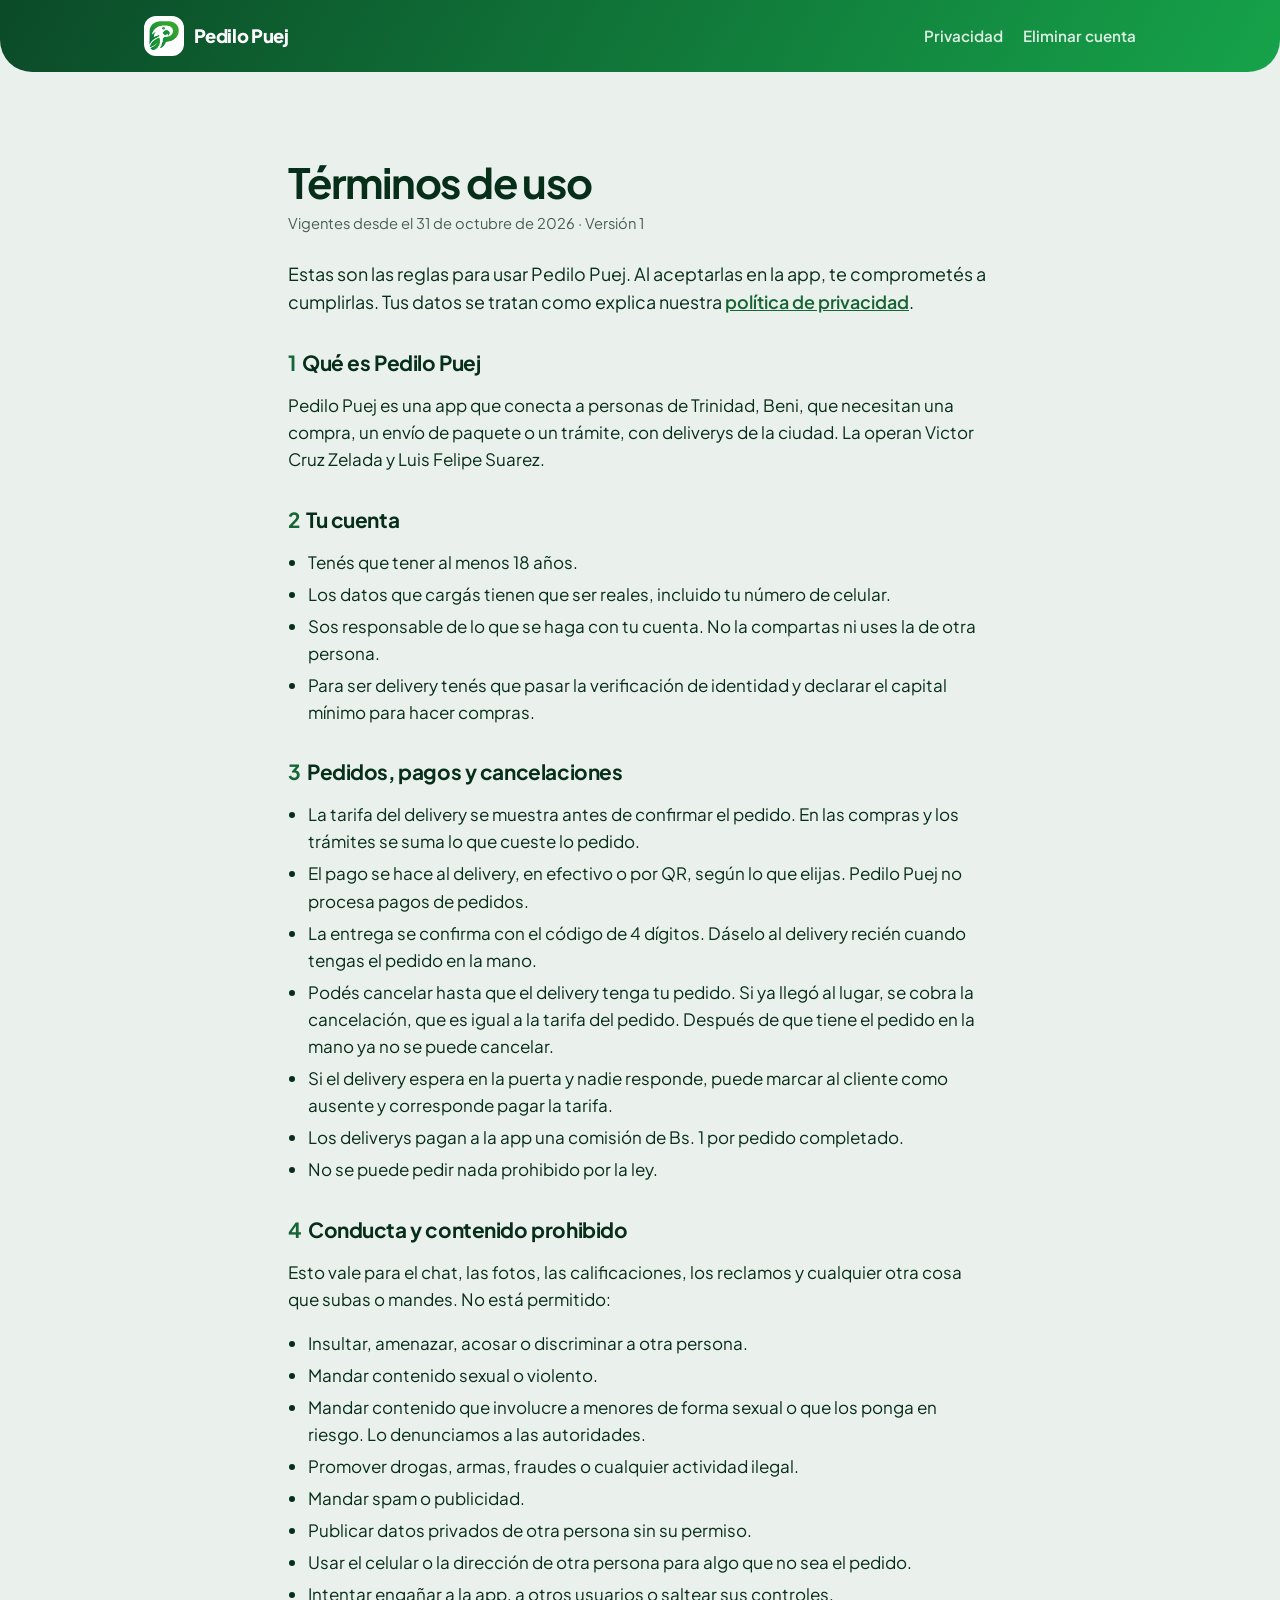
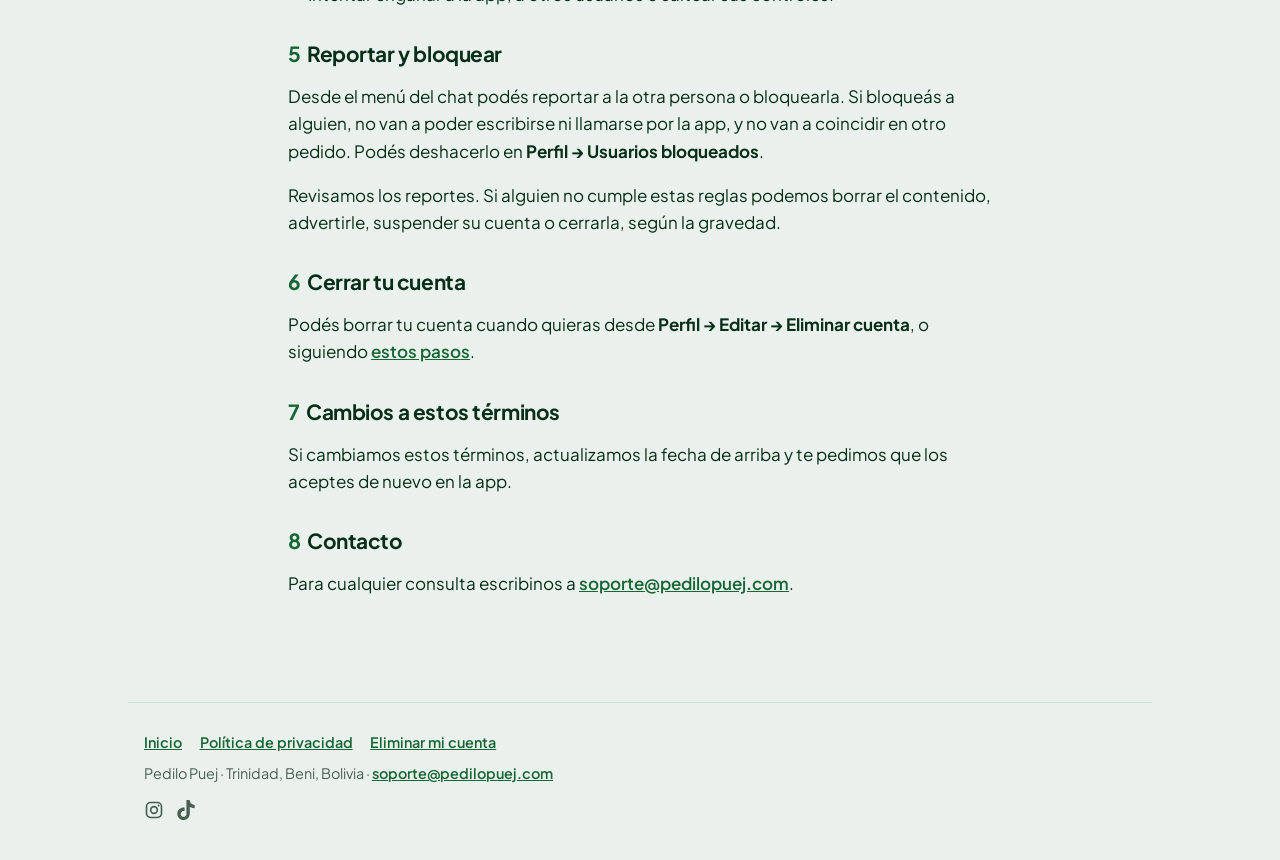
<file: terminos/index.html>
<!doctype html>
<html lang="es">
<head>
  <meta charset="utf-8">
  <meta name="viewport" content="width=device-width, initial-scale=1">
  <title>Términos de uso · Pedilo Puej</title>
  <meta name="description" content="Las reglas para usar Pedilo Puej: cuentas, pedidos, pagos, conducta y contenido prohibido.">
  <link rel="icon" href="/assets/favicon.png">
  <link rel="preconnect" href="https://fonts.googleapis.com">
  <link rel="preconnect" href="https://fonts.gstatic.com" crossorigin>
  <link rel="stylesheet" href="https://fonts.googleapis.com/css2?family=Plus+Jakarta+Sans:wght@400;600;700;800&display=swap">
  <link rel="stylesheet" href="/assets/styles.css?v=3">
</head>
<body>
  <header class="top">
    <div class="wrap">
      <nav class="nav">
        <a class="brand" href="/"><img src="/assets/logo.png" alt="" width="40" height="40">Pedilo Puej</a>
        <div class="nav-links">
          <a href="/privacidad/">Privacidad</a>
          <a href="/eliminar-cuenta/">Eliminar cuenta</a>
        </div>
      </nav>
    </div>
  </header>

  <main class="wrap">
    <article class="doc">
      <h1>Términos de uso</h1>
      <p class="meta">Vigentes desde el 31 de octubre de 2026 · Versión 1</p>

      <p class="lead">Estas son las reglas para usar Pedilo Puej. Al aceptarlas en la app, te comprometés a cumplirlas. Tus datos se tratan como explica nuestra <a href="/privacidad/">política de privacidad</a>.</p>

      <h2><span class="n">1</span>Qué es Pedilo Puej</h2>
      <p>Pedilo Puej es una app que conecta a personas de Trinidad, Beni, que necesitan una compra, un envío de paquete o un trámite, con deliverys de la ciudad. La operan Victor Cruz Zelada y Luis Felipe Suarez.</p>

      <h2><span class="n">2</span>Tu cuenta</h2>
      <ul>
        <li>Tenés que tener al menos 18 años.</li>
        <li>Los datos que cargás tienen que ser reales, incluido tu número de celular.</li>
        <li>Sos responsable de lo que se haga con tu cuenta. No la compartas ni uses la de otra persona.</li>
        <li>Para ser delivery tenés que pasar la verificación de identidad y declarar el capital mínimo para hacer compras.</li>
      </ul>

      <h2><span class="n">3</span>Pedidos, pagos y cancelaciones</h2>
      <ul>
        <li>La tarifa del delivery se muestra antes de confirmar el pedido. En las compras y los trámites se suma lo que cueste lo pedido.</li>
        <li>El pago se hace al delivery, en efectivo o por QR, según lo que elijas. Pedilo Puej no procesa pagos de pedidos.</li>
        <li>La entrega se confirma con el código de 4 dígitos. Dáselo al delivery recién cuando tengas el pedido en la mano.</li>
        <li>Podés cancelar hasta que el delivery tenga tu pedido. Si ya llegó al lugar, se cobra la cancelación, que es igual a la tarifa del pedido. Después de que tiene el pedido en la mano ya no se puede cancelar.</li>
        <li>Si el delivery espera en la puerta y nadie responde, puede marcar al cliente como ausente y corresponde pagar la tarifa.</li>
        <li>Los deliverys pagan a la app una comisión de Bs. 1 por pedido completado.</li>
        <li>No se puede pedir nada prohibido por la ley.</li>
      </ul>

      <h2><span class="n">4</span>Conducta y contenido prohibido</h2>
      <p>Esto vale para el chat, las fotos, las calificaciones, los reclamos y cualquier otra cosa que subas o mandes. No está permitido:</p>
      <ul>
        <li>Insultar, amenazar, acosar o discriminar a otra persona.</li>
        <li>Mandar contenido sexual o violento.</li>
        <li>Mandar contenido que involucre a menores de forma sexual o que los ponga en riesgo. Lo denunciamos a las autoridades.</li>
        <li>Promover drogas, armas, fraudes o cualquier actividad ilegal.</li>
        <li>Mandar spam o publicidad.</li>
        <li>Publicar datos privados de otra persona sin su permiso.</li>
        <li>Usar el celular o la dirección de otra persona para algo que no sea el pedido.</li>
        <li>Intentar engañar a la app, a otros usuarios o saltear sus controles.</li>
      </ul>

      <h2><span class="n">5</span>Reportar y bloquear</h2>
      <p>Desde el menú del chat podés reportar a la otra persona o bloquearla. Si bloqueás a alguien, no van a poder escribirse ni llamarse por la app, y no van a coincidir en otro pedido. Podés deshacerlo en <strong>Perfil → Usuarios bloqueados</strong>.</p>
      <p>Revisamos los reportes. Si alguien no cumple estas reglas podemos borrar el contenido, advertirle, suspender su cuenta o cerrarla, según la gravedad.</p>

      <h2><span class="n">6</span>Cerrar tu cuenta</h2>
      <p>Podés borrar tu cuenta cuando quieras desde <strong>Perfil → Editar → Eliminar cuenta</strong>, o siguiendo <a href="/eliminar-cuenta/">estos pasos</a>.</p>

      <h2><span class="n">7</span>Cambios a estos términos</h2>
      <p>Si cambiamos estos términos, actualizamos la fecha de arriba y te pedimos que los aceptes de nuevo en la app.</p>

      <h2><span class="n">8</span>Contacto</h2>
      <p>Para cualquier consulta escribinos a <a href="mailto:soporte@pedilopuej.com">soporte@pedilopuej.com</a>.</p>
    </article>
  </main>

  <footer class="wrap">
    <div class="links">
      <a href="/">Inicio</a>
      <a href="/privacidad/">Política de privacidad</a>
      <a href="/eliminar-cuenta/">Eliminar mi cuenta</a>
    </div>
    <div>Pedilo Puej · Trinidad, Beni, Bolivia · <a href="mailto:soporte@pedilopuej.com">soporte@pedilopuej.com</a></div>
    <div class="footer-social">
      <a href="https://www.instagram.com/pedilo.puej/" target="_blank" rel="noopener" aria-label="Instagram de Pedilo Puej"><svg viewBox="0 0 24 24" width="20" height="20" aria-hidden="true" fill="none" stroke="currentColor" stroke-width="2"><rect x="3" y="3" width="18" height="18" rx="5"/><circle cx="12" cy="12" r="4"/><circle cx="17.5" cy="6.5" r="1.2" fill="currentColor" stroke="none"/></svg></a>
      <a href="https://www.tiktok.com/@pedilo.puej" target="_blank" rel="noopener" aria-label="TikTok de Pedilo Puej"><svg viewBox="0 0 24 24" width="20" height="20" aria-hidden="true" fill="currentColor"><path d="M12.525.02c1.31-.02 2.61-.01 3.91-.02.08 1.53.63 3.09 1.75 4.17 1.12 1.11 2.7 1.62 4.24 1.79v4.03c-1.44-.05-2.89-.35-4.2-.97-.57-.26-1.1-.59-1.62-.93-.01 2.92.01 5.84-.02 8.75-.08 1.4-.54 2.79-1.35 3.94-1.31 1.92-3.58 3.17-5.91 3.21-1.43.08-2.86-.31-4.08-1.030-2.02-1.19-3.44-3.37-3.65-5.71-.02-.5-.03-1-.01-1.49.18-1.9 1.12-3.72 2.58-4.96 1.66-1.44 3.98-2.130 6.15-1.72.02 1.48-.04 2.96-.04 4.44-.99-.32-2.15-.23-3.02.37-.63.41-1.11 1.04-1.36 1.75-.21.51-.15 1.07-.14 1.61.24 1.64 1.82 3.02 3.5 2.87 1.12-.01 2.19-.66 2.77-1.61.19-.33.4-.67.41-1.06.1-1.79.06-3.57.07-5.36.01-4.03-.01-8.05.02-12.07z"/></svg></a>
    </div>
  </footer>
</body>
</html>
</file>
<file: assets/styles.css>
/* Pedilo Puej — mismos colores y tipografía que la app (neumorphic.dart). */
:root {
  --bg: #eaf1ec;
  --surface: #f4f8f5;
  --ink: #072e18;
  --muted: #4b5e52;
  --line: #d3e0d7;
  --green: #166534;
  --green-deep: #0b4a28;
  --green-bright: #16a34a;
  --green-soft: #dcfce7;
  --radius: 22px;
  --shadow: 8px 8px 18px rgba(18, 48, 28, 0.11), -8px -8px 18px #ffffff;
  --font: "Plus Jakarta Sans", system-ui, -apple-system, "Segoe UI", sans-serif;
  --ease: cubic-bezier(0.22, 1, 0.36, 1);
}

* { box-sizing: border-box; }

html { -webkit-text-size-adjust: 100%; scroll-behavior: smooth; }

body {
  margin: 0;
  background: var(--bg);
  color: var(--ink);
  font-family: var(--font);
  font-size: 1.0625rem;
  line-height: 1.6;
  -webkit-font-smoothing: antialiased;
}

img { max-width: 100%; height: auto; display: block; }

a { color: var(--green); font-weight: 600; }

:focus-visible { outline: 3px solid var(--green-bright); outline-offset: 3px; border-radius: 6px; }

.wrap {
  width: 100%;
  max-width: 64rem;
  margin-left: auto;
  margin-right: auto;
  padding-left: 1rem;
  padding-right: 1rem;
}

/* Encabezado verde, el mismo degradé del login de la app. */
.top {
  background: linear-gradient(120deg, var(--green-deep), var(--green-bright));
  color: #fff;
  border-radius: 0 0 32px 32px;
}

.nav {
  display: flex;
  align-items: center;
  justify-content: space-between;
  gap: 1rem;
  padding: 1rem 0;
}

.brand {
  display: flex;
  align-items: center;
  gap: 0.6rem;
  color: #fff;
  text-decoration: none;
  font-weight: 800;
  font-size: 1.15rem;
  letter-spacing: -0.02em;
  white-space: nowrap;
}

.brand img {
  width: 40px;
  height: 40px;
  background: #fff;
  border-radius: 12px;
  padding: 5px;
}

.nav-links { display: flex; gap: 1.25rem; flex-wrap: wrap; }
.nav-links a { color: #fff; opacity: 0.85; text-decoration: none; font-size: 0.95rem; transition: opacity 0.2s; }
.nav-links a:hover { opacity: 1; }

@media (max-width: 520px) {
  .nav-links { gap: 1rem; }
  .nav-links .hide-sm { display: none; }
}

/* Portada. El loro se para sobre el borde del encabezado. */
.hero {
  display: grid;
  gap: 1rem;
  align-items: end;
  padding-top: 2rem;
}

.hero-copy { padding-bottom: 0.5rem; }

.hero h1 {
  margin: 0;
  font-size: clamp(2.3rem, 7vw, 3.9rem);
  line-height: 1.02;
  letter-spacing: -0.04em;
  font-weight: 800;
  max-width: 11em;
  text-wrap: balance;
}

.hero p { margin: 1.1rem 0 0; font-size: 1.125rem; opacity: 0.9; max-width: 30rem; }

.hero-meta {
  display: flex;
  flex-wrap: wrap;
  align-items: center;
  gap: 0.75rem 1.5rem;
  margin-top: 2rem;
}

.access {
  display: inline-flex;
  align-items: center;
  gap: 0.55rem;
  padding: 0.8rem 1.25rem;
  border-radius: 999px;
  background: #fff;
  color: var(--green-deep);
  font-weight: 800;
  font-size: 0.95rem;
  text-decoration: none;
  transition: transform 0.2s var(--ease);
}
.access:hover { transform: translateY(-2px); }
.hero p.access-note { margin-top: 0.85rem; font-size: 0.9rem; }

.link-arrow {
  color: #fff;
  font-weight: 700;
  font-size: 0.95rem;
  text-decoration: none;
  border-bottom: 2px solid rgba(255, 255, 255, 0.4);
  padding-bottom: 2px;
  transition: border-color 0.2s;
}
.link-arrow span { display: inline-block; transition: transform 0.3s var(--ease); }
.link-arrow:hover { border-color: #fff; }
.link-arrow:hover span { transform: translateX(3px); }

.hero-art { display: flex; justify-content: center; }
.hero-art img {
  width: min(280px, 68vw);
  margin-bottom: -2.4rem;
  filter: drop-shadow(0 6px 5px rgba(7, 46, 24, 0.2));
  transform-origin: 50% 100%;
}

@media (min-width: 760px) {
  .hero { grid-template-columns: 1.25fr 1fr; padding-top: 2.5rem; }
  .hero-copy { padding-bottom: 4.5rem; }
  .hero-art { justify-content: flex-end; }
  .hero-art img { width: 380px; margin-bottom: -3rem; }
}

main { padding-top: 5.5rem; padding-bottom: 1rem; }

section { scroll-margin-top: 1.5rem; }
section + section { margin-top: 5.5rem; }

h2 {
  font-size: clamp(1.75rem, 4.5vw, 2.5rem);
  letter-spacing: -0.035em;
  margin: 0 0 1rem;
  line-height: 1.1;
}

/* Cómo funciona: lista con una línea que se llena al bajar. */
.how { display: grid; gap: 1.5rem; }

@media (min-width: 760px) {
  .how { grid-template-columns: 1fr 1.6fr; gap: 3rem; }
  .how h2 { position: sticky; top: 2rem; }
}

.flow {
  --progress: 0;
  position: relative;
  list-style: none;
  margin: 0;
  padding: 0 0 0 3.5rem;
  counter-reset: flow;
}
.flow::before,
.flow::after {
  content: "";
  position: absolute;
  left: 1.05rem;
  top: 0.6rem;
  bottom: 0.6rem;
  width: 2px;
  border-radius: 2px;
  background: var(--line);
}
.flow::after {
  background: var(--green-bright);
  transform: scaleY(var(--progress));
  transform-origin: top;
}

.flow li { position: relative; counter-increment: flow; padding-bottom: 2rem; }
.flow li:last-child { padding-bottom: 0; }
.flow li::before {
  content: counter(flow);
  position: absolute;
  z-index: 1;
  left: -3.5rem;
  top: 0;
  width: 2.2rem;
  height: 2.2rem;
  display: grid;
  place-items: center;
  border-radius: 50%;
  background: var(--bg);
  border: 2px solid var(--line);
  color: var(--muted);
  font-weight: 800;
  font-size: 0.95rem;
  transition: background-color 0.4s, border-color 0.4s, color 0.4s;
}
.flow li.done::before { background: var(--green); border-color: var(--green); color: #fff; }

.flow h3 { margin: 0.15rem 0 0.3rem; font-size: 1.2rem; letter-spacing: -0.015em; }
.flow p { margin: 0; color: var(--muted); max-width: 32rem; }

/* Repartir: banda verde oscura con la comisión como protagonista. */
.ride {
  background: var(--green-deep);
  color: #fff;
  border-radius: 32px;
  padding: 2.25rem 1.5rem;
  display: grid;
  gap: 2rem;
}
.ride h2 { margin-bottom: 1.5rem; }

.ride-points { display: grid; gap: 1.25rem; }
.ride-points h3 { margin: 0 0 0.2rem; font-size: 1.05rem; }
.ride-points p { margin: 0; opacity: 0.8; }

.fee {
  align-self: center;
  border-top: 1px solid rgba(255, 255, 255, 0.18);
  padding-top: 1.5rem;
}
.fee-n {
  display: block;
  font-size: clamp(4.5rem, 16vw, 7.5rem);
  font-weight: 800;
  letter-spacing: -0.06em;
  line-height: 0.9;
  color: var(--green-soft);
}
.fee-n small { font-size: 0.4em; letter-spacing: -0.02em; margin-right: 0.08em; vertical-align: 0.9em; }
.fee p { margin: 0.9rem 0 0; opacity: 0.85; max-width: 20rem; }

@media (min-width: 760px) {
  .ride { grid-template-columns: 1.3fr 1fr; padding: 3.25rem; gap: 3rem; }
  .fee { border-top: 0; border-left: 1px solid rgba(255, 255, 255, 0.18); padding: 0 0 0 3rem; }
}

/* Contacto. */
.contact {
  background: var(--green-soft);
  border-radius: var(--radius);
  padding: 1.4rem;
}

.contact p { margin: 0.25rem 0; }

.reach { display: grid; gap: 2rem; }
.reach-links { display: grid; gap: 0.5rem; }
.reach-links a {
  display: inline-flex;
  align-items: baseline;
  gap: 0.75rem;
  width: fit-content;
  color: var(--ink);
  text-decoration: none;
  font-size: clamp(1.3rem, 3.5vw, 1.75rem);
  font-weight: 700;
  letter-spacing: -0.02em;
  overflow-wrap: anywhere;
  background: linear-gradient(var(--green-bright), var(--green-bright)) 0 100% / 0 2px no-repeat;
  transition: background-size 0.4s var(--ease), color 0.2s;
}
.reach-links a:hover { background-size: 100% 2px; color: var(--green); }
.reach-links small {
  min-width: 5.5rem;
  font-size: 0.8rem;
  font-weight: 600;
  letter-spacing: 0;
  color: var(--muted);
}
.reach-aside { color: var(--muted); }
.reach-aside p { margin: 0; }

@media (max-width: 520px) {
  .reach-links { gap: 1rem; }
  .reach-links a { flex-direction: column; gap: 0; }
}

@media (min-width: 760px) {
  .reach { grid-template-columns: 1.6fr 1fr; align-items: end; }
}

/* Páginas de texto (privacidad, eliminar cuenta). */
.doc { max-width: 44rem; margin: 0 auto; }
.doc h1 { font-size: clamp(1.9rem, 6vw, 2.6rem); letter-spacing: -0.03em; line-height: 1.1; margin: 0 0 0.4rem; }
.doc .meta { color: var(--muted); font-size: 0.92rem; margin: 0 0 1.5rem; }
.doc .lead { font-size: 1.12rem; }
.doc h2 { font-size: 1.3rem; letter-spacing: -0.02em; margin: 2.2rem 0 0.7rem; }
.doc h2 .n { color: var(--green); margin-right: 0.4rem; }
.doc h3 { font-size: 1.02rem; margin: 0 0 0.2rem; }
.doc ul, .doc ol { padding-left: 1.25rem; }
.doc li + li { margin-top: 0.3rem; }

.card {
  background: var(--bg);
  border-radius: var(--radius);
  box-shadow: var(--shadow);
  border: 1px solid rgba(255, 255, 255, 0.7);
  padding: 1.25rem;
}
.card h3 { margin: 0 0 0.35rem; font-size: 1.05rem; }
.card p { margin: 0; color: var(--muted); font-size: 0.98rem; }

.data { display: grid; gap: 0.75rem; }
.data .card p { font-size: 0.97rem; }
/* Para quién es cada dato: metadato discreto al lado del título, no una etiqueta. */
.data .card {
  display: grid;
  grid-template-columns: 1fr auto;
  column-gap: 1.25rem;
  align-items: baseline;
}
.data .card h3 { grid-column: 1; grid-row: 1; }
.data .card p { grid-column: 1 / -1; }
.who {
  grid-column: 2;
  grid-row: 1;
  font-size: 0.8rem;
  font-weight: 600;
  color: var(--muted);
  white-space: nowrap;
}

@media (max-width: 520px) {
  .data .card { grid-template-columns: 1fr; }
  .who { grid-column: 1; grid-row: 2; margin-bottom: 0.4rem; }
  .data .card h3 { margin-bottom: 0; }
}

.note {
  border-left: 4px solid var(--green);
  background: var(--green-soft);
  border-radius: 0 14px 14px 0;
  padding: 1rem 1.1rem;
}
.note p { margin: 0; }
.note p + p { margin-top: 0.5rem; }

.table-wrap { overflow-x: auto; }
table { border-collapse: collapse; width: 100%; min-width: 30rem; font-size: 0.95rem; }
th, td { text-align: left; vertical-align: top; padding: 0.6rem; border-bottom: 1px solid var(--line); }
th { font-size: 0.8rem; text-transform: uppercase; letter-spacing: 0.05em; color: var(--muted); }

.steps { counter-reset: step; list-style: none; padding: 0; display: grid; gap: 0.75rem; }
.steps li { counter-increment: step; position: relative; padding-left: 2.6rem; }
.steps li::before {
  content: counter(step);
  position: absolute;
  left: 0;
  top: 0;
  width: 1.8rem;
  height: 1.8rem;
  border-radius: 50%;
  background: var(--green);
  color: #fff;
  font-weight: 800;
  display: grid;
  place-items: center;
  font-size: 0.9rem;
}

footer {
  margin-top: 4.5rem;
  border-top: 1px solid var(--line);
  padding-top: 1.75rem;
  padding-bottom: 2.5rem;
  color: var(--muted);
  font-size: 0.9rem;
}

footer .links { display: flex; gap: 1.1rem; flex-wrap: wrap; margin-bottom: 0.5rem; }

/* Redes sociales. */
.social { display: flex; flex-wrap: wrap; gap: 0.6rem; margin-top: 1rem; }
.social a {
  display: inline-flex;
  align-items: center;
  gap: 0.5rem;
  background: var(--green);
  color: #fff;
  text-decoration: none;
  border-radius: 999px;
  padding: 0.55rem 1rem;
  font-size: 0.95rem;
  transition: background-color 0.2s;
}
.social a:hover { background: var(--green-deep); }

.footer-social { display: flex; gap: 0.75rem; margin-top: 0.9rem; }
.footer-social a { color: var(--muted); display: inline-flex; transition: color 0.2s; }
.footer-social a:hover { color: var(--green); }

/* Animaciones: pocas y con intención. */
.hero-copy > * { animation: rise 0.8s var(--ease) both; }
.hero-copy > :nth-child(2) { animation-delay: 0.08s; }
.hero-copy > :nth-child(3) { animation-delay: 0.16s; }
.hero-copy > :nth-child(4) { animation-delay: 0.24s; }

/* El loro sube desde el borde, se acomoda y queda respirando. */
.hero-art img { animation: perch 1.1s var(--ease) 0.2s both, breathe 4.5s ease-in-out 1.6s infinite; }

.js .reveal {
  opacity: 0;
  transform: translateY(16px);
  transition: opacity 0.8s var(--ease), transform 0.8s var(--ease);
}
.js .reveal.in { opacity: 1; transform: none; }

.js .fee-n { transform: scale(0.85); opacity: 0; transition: transform 0.9s var(--ease) 0.15s, opacity 0.6s ease 0.15s; }
.js .reveal.in .fee-n { transform: none; opacity: 1; }

@keyframes rise { from { opacity: 0; transform: translateY(18px); } to { opacity: 1; transform: none; } }
@keyframes perch {
  0% { opacity: 0; transform: translateY(40%) rotate(4deg); }
  60% { opacity: 1; transform: translateY(-3%) rotate(-2deg); }
  100% { opacity: 1; transform: none; }
}
@keyframes breathe { 0%, 100% { transform: none; } 50% { transform: translateY(-4px) rotate(-0.8deg); } }

@media (prefers-reduced-motion: reduce) {
  html { scroll-behavior: auto; }
  *, *::before, *::after {
    animation: none !important;
    transition: none !important;
  }
  .js .reveal, .js .fee-n { opacity: 1; transform: none; }
  .flow::after { transform: none; }
  .flow li::before { background: var(--green); border-color: var(--green); color: #fff; }
}
</file>
